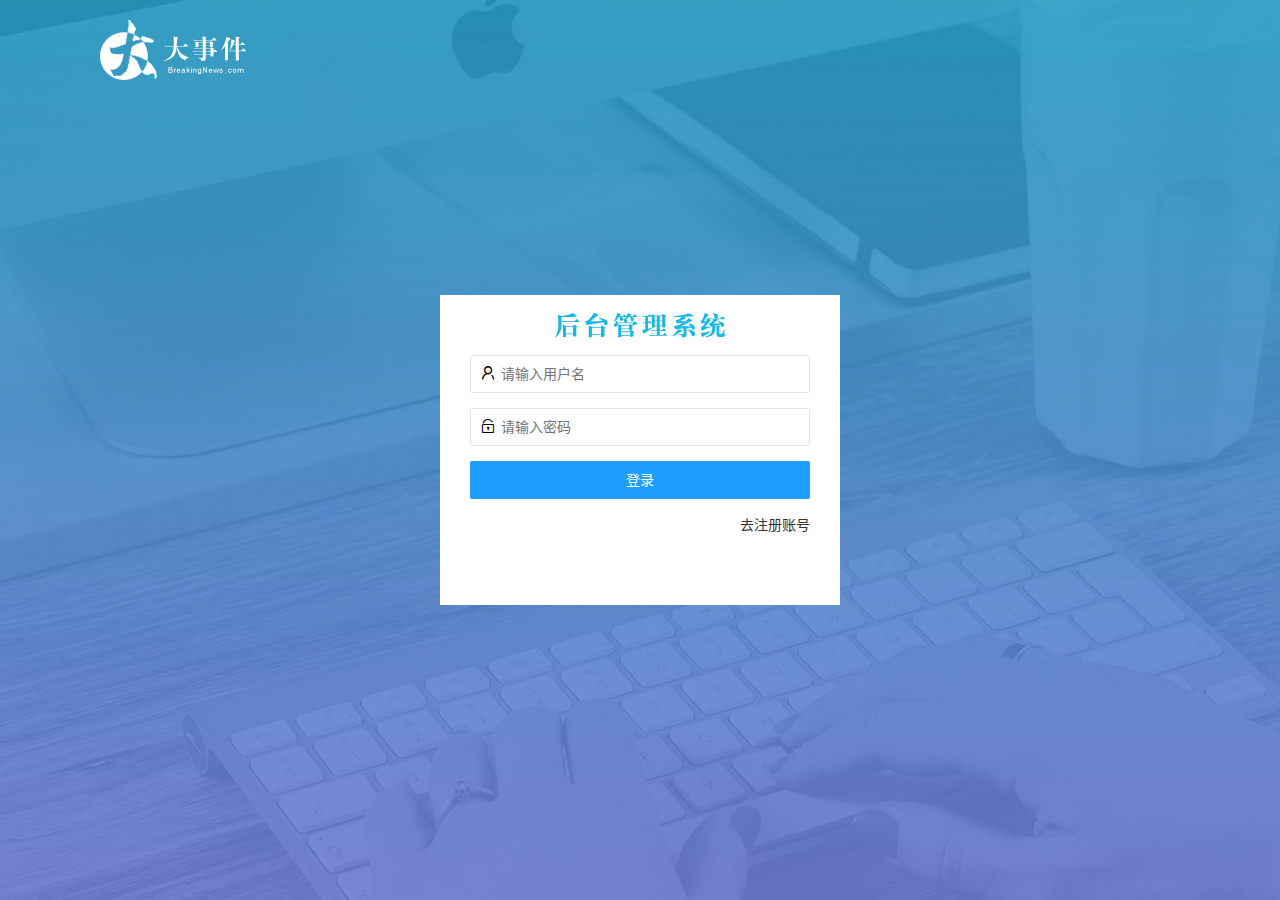
<file: login.html>
<!DOCTYPE html>
<html lang="zh-CN">

<head>
    <meta charset="UTF-8">
    <meta name="viewport" content="width=device-width, initial-scale=1.0">
    <title>Document</title>
    <link rel="stylesheet" href="./assets/lib/layui/css/layui.css">
    <script src="./assets/lib/layui/layui.all.js"></script>
    <script src="./assets/lib/jquery.js"></script>
    <link rel="stylesheet" href="./assets/css/login.css">
    <script src="./assets/js/login.js"></script>
</head>

<body>
    <!-- 头部大事件logo -->
    <div class="big_logo">
        <img src="./assets/images/logo.png" alt="">
    </div>
    <!-- 登录部分 -->
    <div class="login_reg">
        <div class="login_title"></div>
        <div class="login_box">
            <form class="layui-form" id="login_form">
                <div class="layui-form-item">
                    <i class="layui-icon">&#xe66f;</i>
                    <input type="text" name="username" lay-verify="title" autocomplete="off" placeholder="请输入用户名"
                        class="layui-input">

                </div>
                <div class="layui-form-item">
                    <i class="layui-icon">&#xe673;</i>
                    <input type="password" name="password" lay-verify="required" placeholder="请输入密码" autocomplete="off"
                        class="layui-input">

                </div>

                <button class="layui-btn layui-btn-fluid lay-submit layui-btn-normal" lay-submit>登录</button>
                <div class="inp_sub">
                    <a href="javascript:;" class="toReg">去注册账号</a>
                </div>
            </form>
        </div>
        <div class="reg_box">
            <form class="layui-form" action="" id="reg_form">
                <div class="layui-form-item">
                    <i class="layui-icon">&#xe66f;</i>
                    <input type="text" name="username" lay-verify="title" lay-verify="required" autocomplete="off"
                        placeholder="请输入用户名" class="layui-input username">
                </div>
                <div class="layui-form-item">
                    <i class="layui-icon">&#xe673;</i>
                    <input type="password" name="password" lay-verify="required|pass" lay-verify="required"
                        placeholder="请输入密码" autocomplete="off" class="layui-input reg_pass password">
                </div>
                <div class="layui-form-item">
                    <i class="layui-icon">&#xe673;</i>
                    <input type="password" name="repassword" lay-verify="required|pass|repass" lay-verify="required"
                        placeholder="再次确认密码" autocomplete="off" class="layui-input">
                </div>
                <button class="layui-btn layui-btn-fluid lay-submit layui-btn-normal" lay-submit>注册</button>
                <div class="inp_sub">
                    <a href="javascript:;" class="toLogin">去登录</a>
                </div>
            </form>
        </div>
    </div>
    <script src="/assets/js/baseAPI.js"></script>
</body>

</html>
</file>
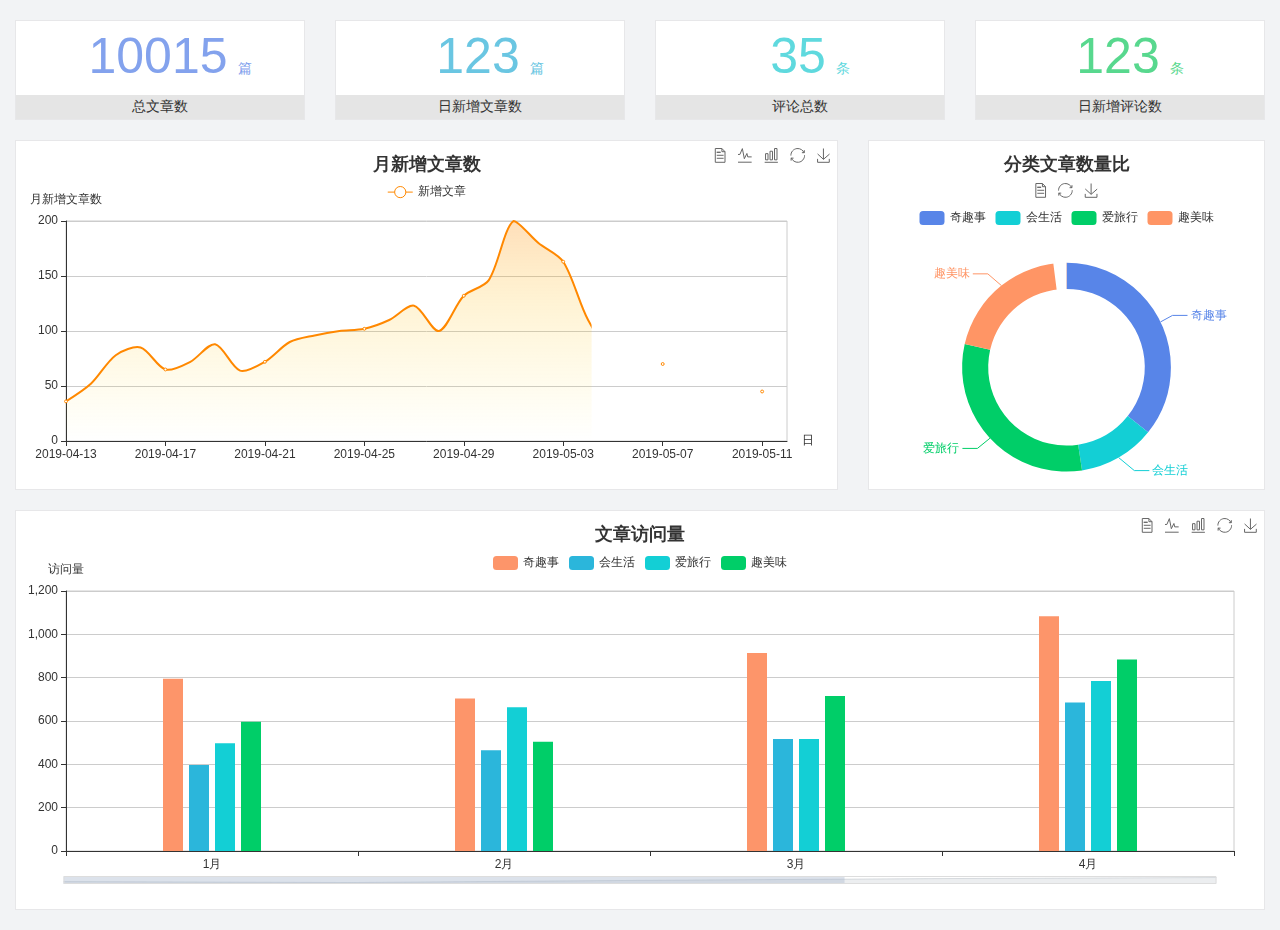
<file: home/dashboard.html>
<!DOCTYPE html>
<html lang="en">

<head>
  <meta charset="UTF-8">
  <meta name="viewport" content="width=device-width, initial-scale=1.0">
  <meta http-equiv="X-UA-Compatible" content="ie=edge">
  <title>图表统计</title>
  <link rel="stylesheet" href="../../assets/lib/bootstrap.css" />
  <link rel="stylesheet" href="../../assets/lib/main.css" />
  <script src="../../assets/lib/jquery.js"></script>
  <script type="text/javascript" src="../../assets/lib/echarts.min.js"></script>
</head>

<body>
  <div class="container-fluid">
    <div class="row spannel_list">
      <div class="col-sm-3 col-xs-6">
        <div class="spannel">
          <em>10015</em><span>篇</span>
          <b>总文章数</b>
        </div>
      </div>
      <div class="col-sm-3 col-xs-6">
        <div class="spannel scolor01">
          <em>123</em><span>篇</span>
          <b>日新增文章数</b>
        </div>
      </div>
      <div class="col-sm-3 col-xs-6">
        <div class="spannel scolor02">
          <em>35</em><span>条</span>
          <b>评论总数</b>
        </div>
      </div>
      <div class="col-sm-3 col-xs-6">
        <div class="spannel scolor03">
          <em>123</em><span>条</span>
          <b>日新增评论数</b>
        </div>
      </div>
    </div>
  </div>

  <div class="container-fluid">
    <div class="row curve-pie">
      <div class="col-lg-8 col-md-8">
        <div class="gragh_pannel" id="curve_show"></div>
      </div>
      <div class="col-lg-4 col-md-4">
        <div class="gragh_pannel" id="pie_show"></div>
      </div>
    </div>
  </div>

  <div class="container-fluid">
    <div class="column_pannel" id="column_show"></div>
  </div>

  <script>
    var oChart = echarts.init(document.getElementById('curve_show'));
    var aList_all = [
      { 'count': 36, 'date': '2019-04-13' },
      { 'count': 52, 'date': '2019-04-14' },
      { 'count': 78, 'date': '2019-04-15' },
      { 'count': 85, 'date': '2019-04-16' },
      { 'count': 65, 'date': '2019-04-17' },
      { 'count': 72, 'date': '2019-04-18' },
      { 'count': 88, 'date': '2019-04-19' },
      { 'count': 64, 'date': '2019-04-20' },
      { 'count': 72, 'date': '2019-04-21' },
      { 'count': 90, 'date': '2019-04-22' },
      { 'count': 96, 'date': '2019-04-23' },
      { 'count': 100, 'date': '2019-04-24' },
      { 'count': 102, 'date': '2019-04-25' },
      { 'count': 110, 'date': '2019-04-26' },
      { 'count': 123, 'date': '2019-04-27' },
      { 'count': 100, 'date': '2019-04-28' },
      { 'count': 132, 'date': '2019-04-29' },
      { 'count': 146, 'date': '2019-04-30' },
      { 'count': 200, 'date': '2019-05-01' },
      { 'count': 180, 'date': '2019-05-02' },
      { 'count': 163, 'date': '2019-05-03' },
      { 'count': 110, 'date': '2019-05-04' },
      { 'count': 80, 'date': '2019-05-05' },
      { 'count': 82, 'date': '2019-05-06' },
      { 'count': 70, 'date': '2019-05-07' },
      { 'count': 65, 'date': '2019-05-08' },
      { 'count': 54, 'date': '2019-05-09' },
      { 'count': 40, 'date': '2019-05-10' },
      { 'count': 45, 'date': '2019-05-11' },
      { 'count': 38, 'date': '2019-05-12' },
    ];

    let aCount = [];
    let aDate = [];

    for (var i = 0; i < aList_all.length; i++) {
      aCount.push(aList_all[i].count);
      aDate.push(aList_all[i].date);
    }

    var chartopt = {
      title: {
        text: '月新增文章数',
        left: 'center',
        top: '10'
      },
      tooltip: {
        trigger: 'axis'
      },
      legend: {
        data: ['新增文章'],
        top: '40'
      },
      toolbox: {
        show: true,
        feature: {
          mark: { show: true },
          dataView: { show: true, readOnly: false },
          magicType: { show: true, type: ['line', 'bar'] },
          restore: { show: true },
          saveAsImage: { show: true }
        }
      },
      calculable: true,
      xAxis: [
        {
          name: '日',
          type: 'category',
          boundaryGap: false,
          data: aDate
        }
      ],
      yAxis: [
        {
          name: '月新增文章数',
          type: 'value'
        }
      ],
      series: [
        {
          name: '新增文章',
          type: 'line',
          smooth: true,
          itemStyle: { normal: { areaStyle: { type: 'default' }, color: '#f80' }, lineStyle: { color: '#f80' } },
          data: aCount
        }],
      areaStyle: {
        normal: {
          color: new echarts.graphic.LinearGradient(0, 0, 0, 1, [{
            offset: 0,
            color: 'rgba(255,136,0,0.39)'
          }, {
            offset: .34,
            color: 'rgba(255,180,0,0.25)'
          }, {
            offset: 1,
            color: 'rgba(255,222,0,0.00)'
          }])

        }
      },
      grid: {
        show: true,
        x: 50,
        x2: 50,
        y: 80,
        height: 220
      }
    };

    oChart.setOption(chartopt);


    var oPie = echarts.init(document.getElementById('pie_show'));
    var oPieopt =
    {
      title: {
        top: 10,
        text: '分类文章数量比',
        x: 'center'
      },
      tooltip: {
        trigger: 'item',
        formatter: "{a} <br/>{b} : {c} ({d}%)"
      },
      color: ['#5885e8', '#13cfd5', '#00ce68', '#ff9565'],
      legend: {
        x: 'center',
        top: 65,
        data: ['奇趣事', '会生活', '爱旅行', '趣美味']
      },
      toolbox: {
        show: true,
        x: 'center',
        top: 35,
        feature: {
          mark: { show: true },
          dataView: { show: true, readOnly: false },
          magicType: {
            show: true,
            type: ['pie', 'funnel'],
            option: {
              funnel: {
                x: '25%',
                width: '50%',
                funnelAlign: 'left',
                max: 1548
              }
            }
          },
          restore: { show: true },
          saveAsImage: { show: true }
        }
      },
      calculable: true,
      series: [
        {
          name: '访问来源',
          type: 'pie',
          radius: ['45%', '60%'],
          center: ['50%', '65%'],
          data: [
            { value: 300, name: '奇趣事' },
            { value: 100, name: '会生活' },
            { value: 260, name: '爱旅行' },
            { value: 180, name: '趣美味' }
          ]
        }
      ]
    };
    oPie.setOption(oPieopt);



    var oColumn = this.echarts.init(document.getElementById('column_show'));
    var oColumnopt =
    {
      title: {
        text: '文章访问量',
        left: 'center',
        top: '10'
      },
      tooltip: {
        trigger: 'axis'
      },
      legend: {
        data: ['奇趣事', '会生活', '爱旅行', '趣美味'],
        top: '40'
      },
      toolbox: {
        show: true,
        feature: {
          mark: { show: true },
          dataView: { show: true, readOnly: false },
          magicType: { show: true, type: ['line', 'bar'] },
          restore: { show: true },
          saveAsImage: { show: true }
        }
      },
      calculable: true,
      xAxis: [
        {
          type: 'category',
          data: ['1月', '2月', '3月', '4月', '5月']
        }
      ],
      yAxis: [
        {
          name: '访问量',
          type: 'value'
        }
      ],
      series: [
        {
          name: '奇趣事',
          type: 'bar',
          barWidth: 20,
          itemStyle: {
            normal: { areaStyle: { type: 'default' }, color: '#fd956a' }
          },
          data: [800, 708, 920, 1090, 1200]
        },
        {
          name: '会生活',
          type: 'bar',
          barWidth: 20,
          itemStyle: {
            normal: { areaStyle: { type: 'default' }, color: '#2bb6db' }
          },
          data: [400, 468, 520, 690, 800]
        },
        {
          name: '爱旅行',
          type: 'bar',
          barWidth: 20,
          itemStyle: {
            normal: { areaStyle: { type: 'default' }, color: '#13cfd5' }
          },
          data: [500, 668, 520, 790, 900]
        },
        {
          name: '趣美味',
          type: 'bar',
          barWidth: 20,
          itemStyle: {
            normal: { areaStyle: { type: 'default' }, color: '#00ce68' }
          },
          data: [600, 508, 720, 890, 1000]
        }
      ],
      grid: {
        show: true,
        x: 50,
        x2: 30,
        y: 80,
        height: 260
      },
      dataZoom: [//给x轴设置滚动条
        {
          start: 0,//默认为0
          end: 100 - 1000 / 31,//默认为100
          type: 'slider',
          show: true,
          xAxisIndex: [0],
          handleSize: 0,//滑动条的 左右2个滑动条的大小
          height: 8,//组件高度
          left: 45, //左边的距离
          right: 50,//右边的距离
          bottom: 26,//右边的距离
          handleColor: '#ddd',//h滑动图标的颜色
          handleStyle: {
            borderColor: "#cacaca",
            borderWidth: "1",
            shadowBlur: 2,
            background: "#ddd",
            shadowColor: "#ddd",
          }
        }]
    };
    oColumn.setOption(oColumnopt);
  </script>
</body>

</html>
</file>
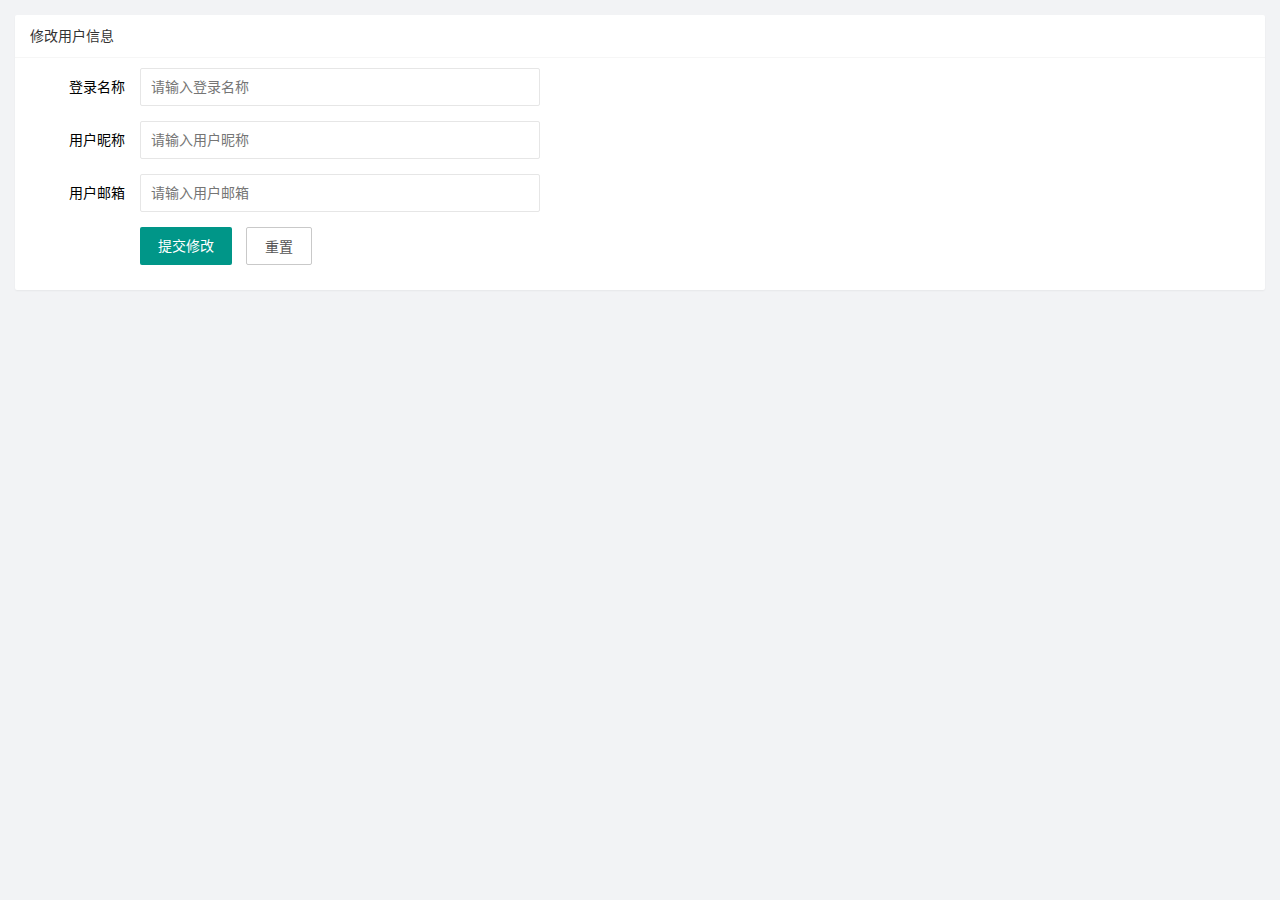
<file: user/user_info.html>
<!DOCTYPE html>
<html lang="zh-CN">

<head>
    <meta charset="UTF-8">
    <meta name="viewport" content="width=device-width, initial-scale=1.0">
    <title>Document</title>

    <link rel="stylesheet" href="/assets/lib/layui/css/layui.css">
    <link rel="stylesheet" href="/assets/css/user/user_info.css">
</head>

<body>
    <div class="layui-card">
        <div class="layui-card-header">修改用户信息</div>
        <div class="layui-card-body">
            <form class="layui-form" lay-filter="formTest">
                <div class="layui-form-item">
                    <label class="layui-form-label">登录名称</label>
                    <div class="layui-input-block">
                        <input type="hidden" name="id" id="">
                        <input type="text" name="username" required lay-verify="required" placeholder="请输入登录名称"
                            autocomplete="off" readonly class="layui-input">
                    </div>
                </div>
                <div class="layui-form-item">
                    <label class="layui-form-label">用户昵称</label>
                    <div class="layui-input-block">
                        <input type="text" name="nickname" required lay-verify="required|nick" placeholder="请输入用户昵称"
                            autocomplete="off" class="layui-input">
                    </div>
                </div>
                <div class="layui-form-item">
                    <label class="layui-form-label">用户邮箱</label>
                    <div class="layui-input-block">
                        <input type="text" name="email" required lay-verify="required" placeholder="请输入用户邮箱"
                            autocomplete="off" class="layui-input">
                    </div>
                </div>
                <div class="layui-form-item">
                    <div class="layui-input-block">
                        <button class="layui-btn" lay-submit lay-filter="formDemo">提交修改</button>
                        <button type="reset" class="layui-btn layui-btn-primary reset_btn">重置</button>
                    </div>
                </div>
            </form>
        </div>
    </div>
</body>
<script src="/assets/lib/jquery.js"></script>
<script src="/assets/lib/layui/layui.all.js"></script>
<script src="/assets/js/baseAPI.js"></script>
<script src="/assets/js/user/user_info.js"></script>

</html>
</file>
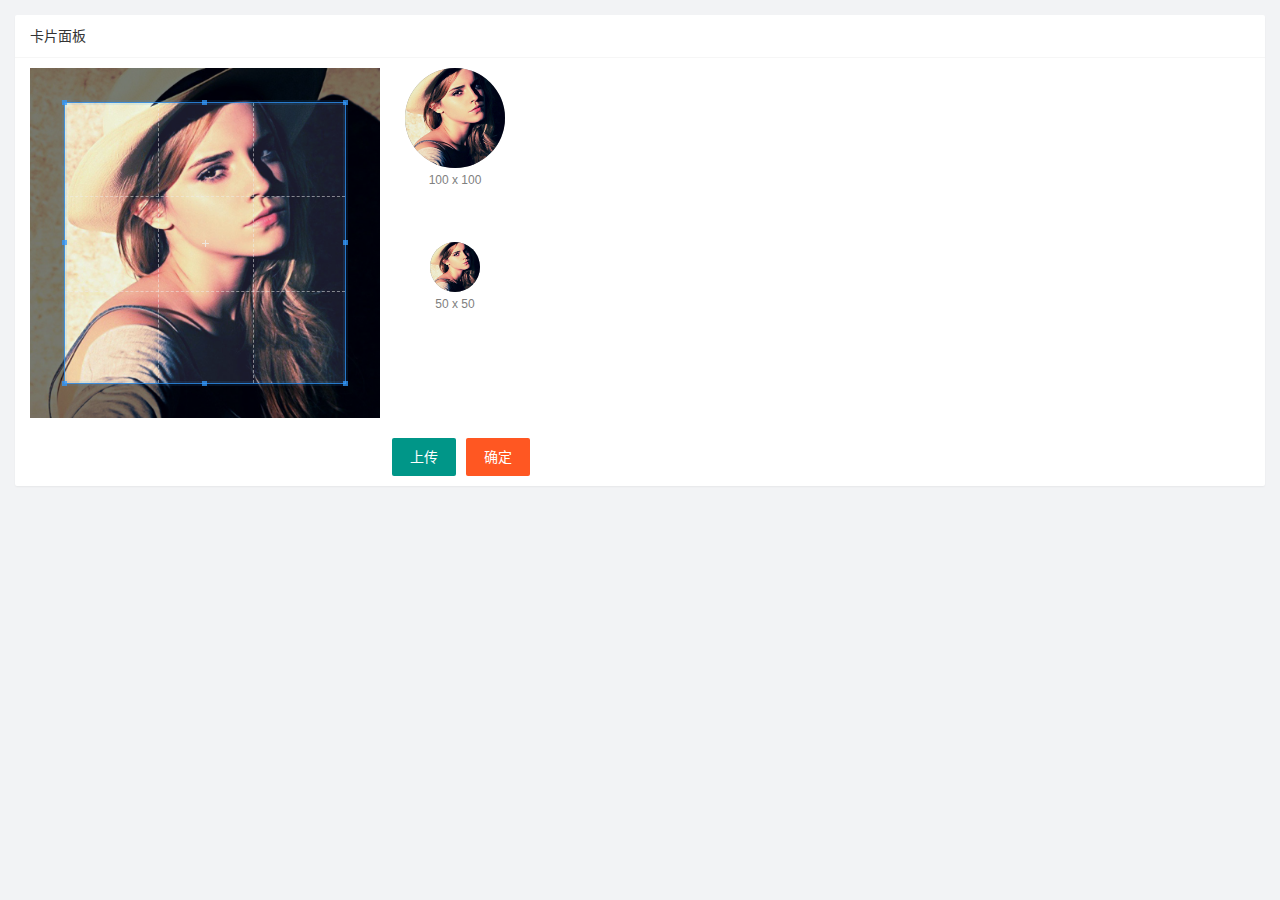
<file: user/user_pic.html>
<!DOCTYPE html>
<html lang="zh-CN">

<head>
    <meta charset="UTF-8">
    <meta name="viewport" content="width=device-width, initial-scale=1.0">
    <title>Document</title>
    <link rel="stylesheet" href="/assets/lib/layui/css/layui.css">
    <link rel="stylesheet" href="/assets/lib/cropper/cropper.css">
    <link rel="stylesheet" href="/assets/css/user/user_pic.css">

</head>

<body>
    <div class="layui-card">
        <div class="layui-card-header">卡片面板</div>
        <div class="layui-card-body">
            <!-- 第一行的图片裁剪和预览区域 -->
            <div class="row1">
                <!-- 图片裁剪区域 -->
                <div class="cropper-box">
                    <!-- 这个 img 标签很重要，将来会把它初始化为裁剪区域 -->
                    <img id="image" src="/assets/images/sample.jpg" />
                </div>
                <!-- 图片的预览区域 -->
                <div class="preview-box">
                    <div>
                        <!-- 宽高为 100px 的预览区域 -->
                        <div class="img-preview w100"></div>
                        <p class="size">100 x 100</p>
                    </div>
                    <div>
                        <!-- 宽高为 50px 的预览区域 -->
                        <div class="img-preview w50"></div>
                        <p class="size">50 x 50</p>
                    </div>
                </div>
            </div>

            <!-- 第二行的按钮区域 -->
            <div class="row2">
                <input type="file" id="file" accept="image/png,image/jpeg">
                <!-- accept属性可以指定允许用户选择什么类型文件 -->
                <button type="button" class="layui-btn btn_upload">上传</button>
                <button type="button" class="layui-btn layui-btn-danger btn_update">确定</button>
            </div>
        </div>
    </div>
    <script src="/assets/lib/jquery.js"></script>
    <script src="/assets/lib/cropper/Cropper.js"></script>
    <script src="/assets/lib/cropper/jquery-cropper.js"></script>
    <script src="/assets/js/baseAPI.js"></script>
    <script src="/assets/lib/layui/layui.all.js"></script>
    <script src="/assets/js/user/user_pic.js"></script>

</body>

</html>
</file>
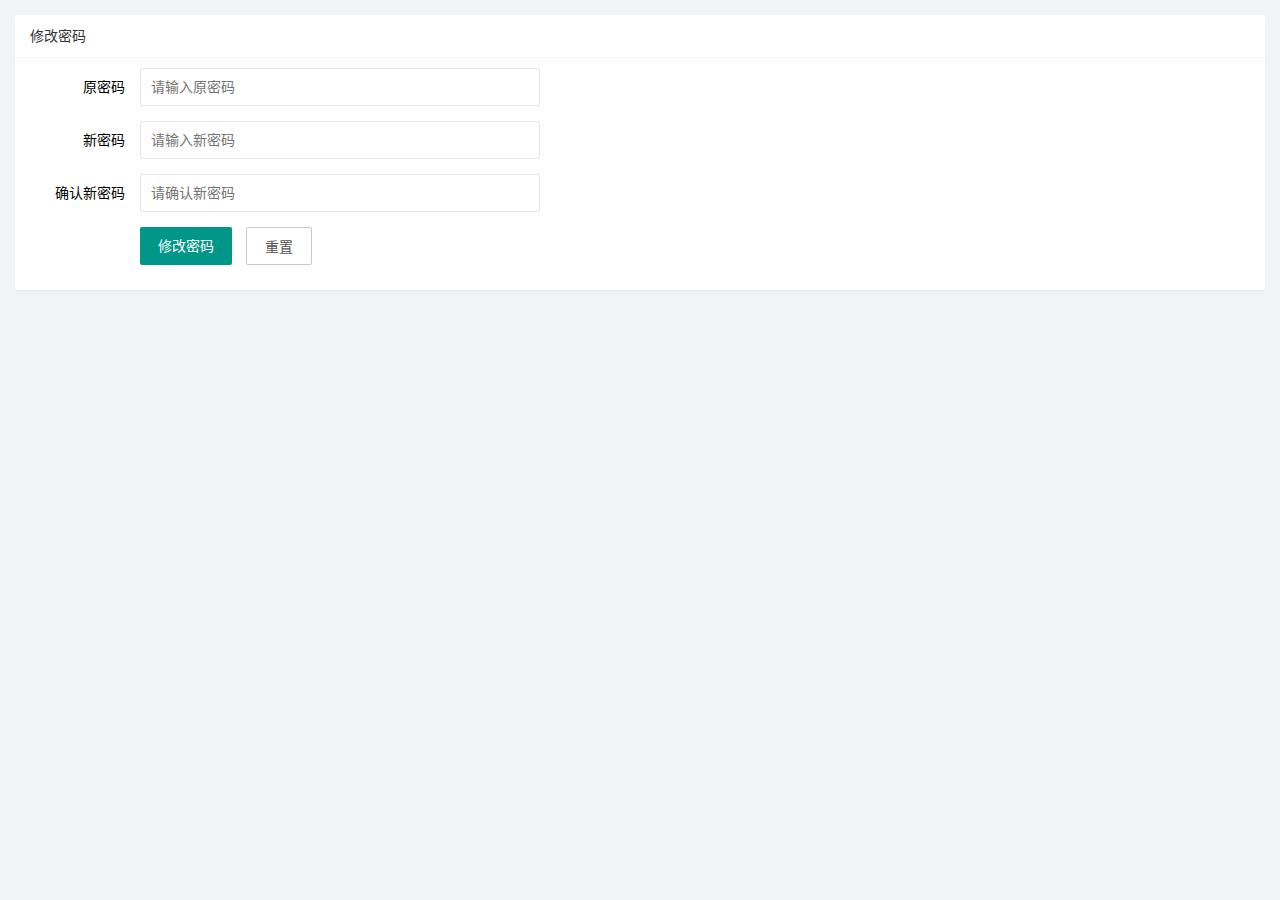
<file: user/user_pwd.html>
<!DOCTYPE html>
<html lang="zh-CN">

<head>
    <meta charset="UTF-8">
    <meta name="viewport" content="width=device-width, initial-scale=1.0">
    <title>Document</title>
    <link rel="stylesheet" href="/assets/lib/layui/css/layui.css">
    <link rel="stylesheet" href="/assets/css/user/user_pwd.css">
</head>

<body>
    <div class="layui-card">
        <div class="layui-card-header">修改密码</div>
        <div class="layui-card-body">
            <form class="layui-form" lay-filter="formTest">
                <div class="layui-form-item">
                    <label class="layui-form-label">原密码</label>
                    <div class="layui-input-block">
                        <input type="text" name="oldPwd" required lay-verify="required|pass" placeholder="请输入原密码"
                            autocomplete="off" class="layui-input oldPwd">
                    </div>
                </div>
                <div class="layui-form-item">
                    <label class="layui-form-label">新密码</label>
                    <div class="layui-input-block">
                        <input type="text" name="newPwd" required lay-verify="required|pass|newPwd" placeholder="请输入新密码"
                            autocomplete="off" class="layui-input newPwd">
                    </div>
                </div>
                <div class="layui-form-item">
                    <label class="layui-form-label">确认新密码</label>
                    <div class="layui-input-block">
                        <input type="text" name="rePwd" required lay-verify="required|rePwd" placeholder="请确认新密码"
                            autocomplete="off" class="layui-input rePwd">
                    </div>
                </div>
                <div class="layui-form-item">
                    <div class="layui-input-block">
                        <button class="layui-btn" lay-submit lay-filter="formDemo">修改密码</button>
                        <button type="reset" class="layui-btn layui-btn-primary reset_btn">重置</button>
                    </div>
                </div>
            </form>
        </div>
    </div>
</body>
<script src="/assets/lib/jquery.js"></script>
<script src="/assets/js/baseAPI.js"></script>
<script src="/assets/lib/layui/layui.all.js"></script>
<script src="/assets/js/user/user_pwd.js"></script>

</html>
</file>
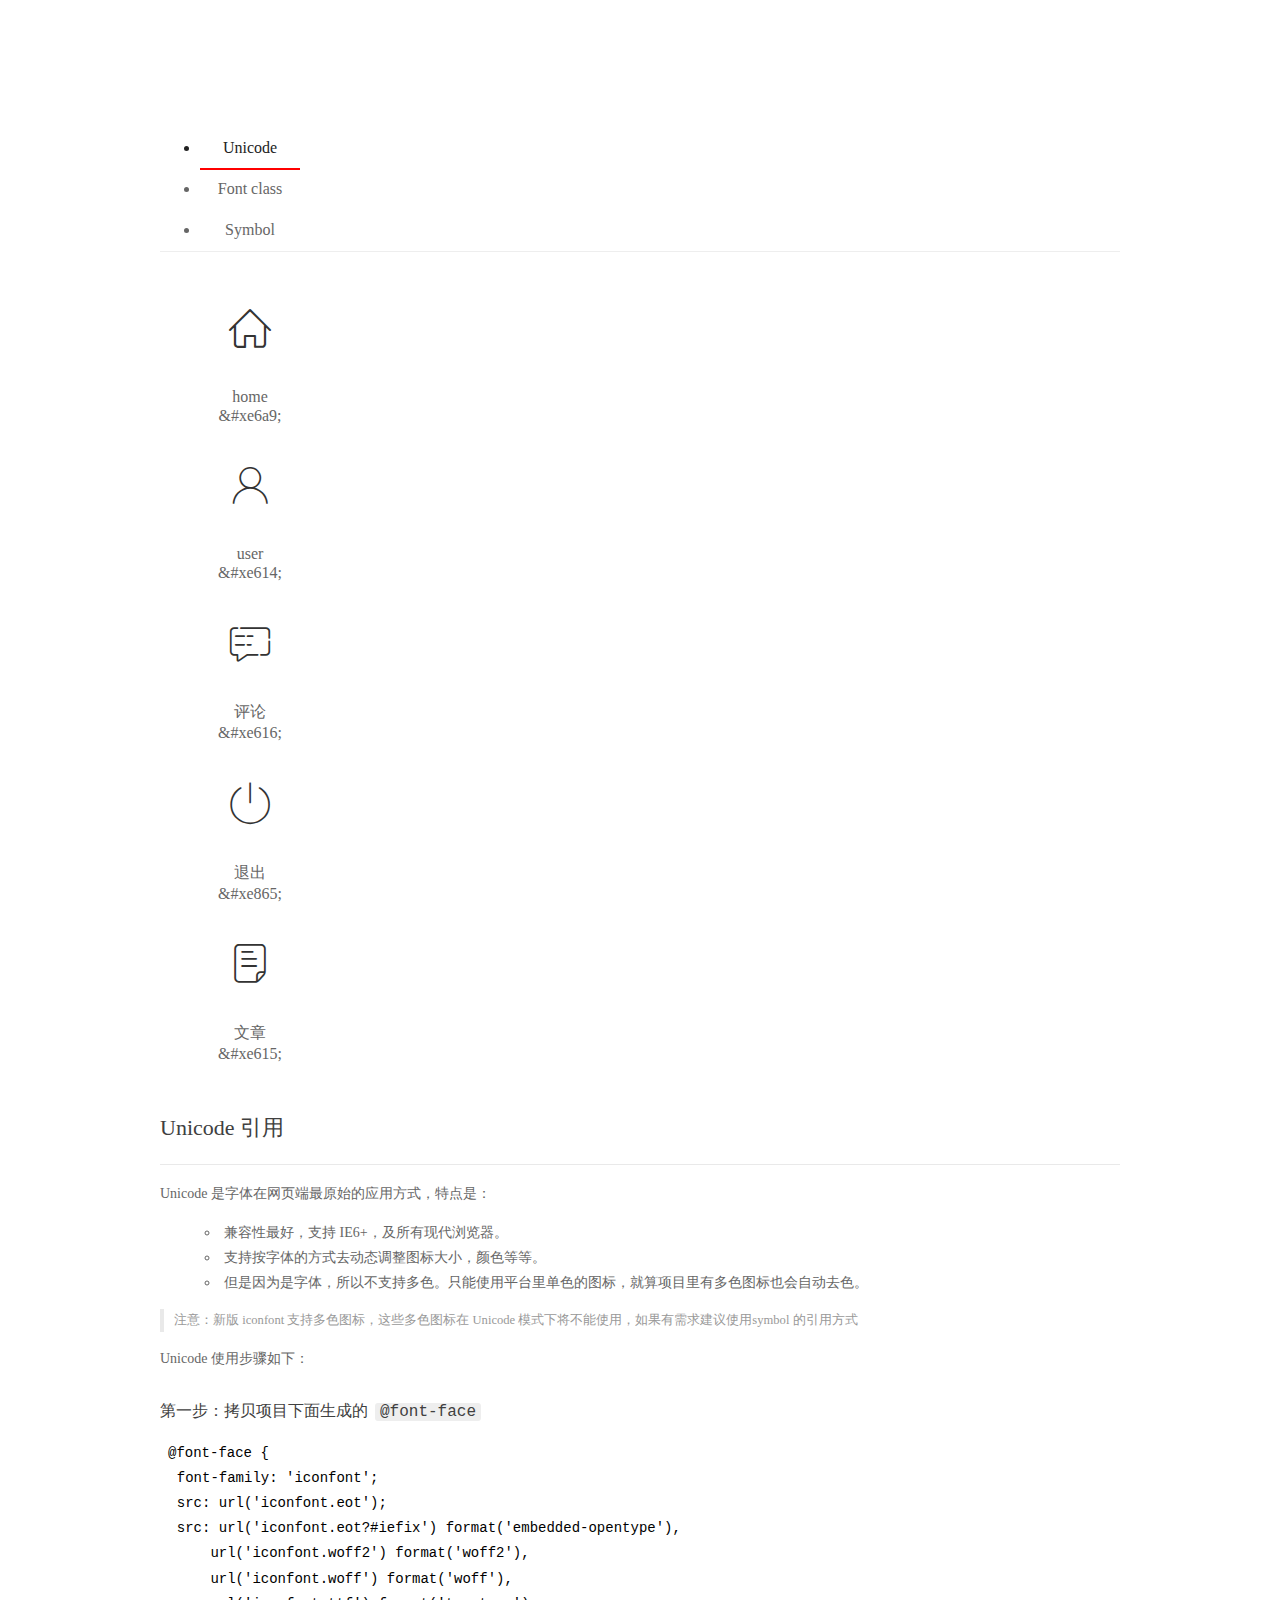
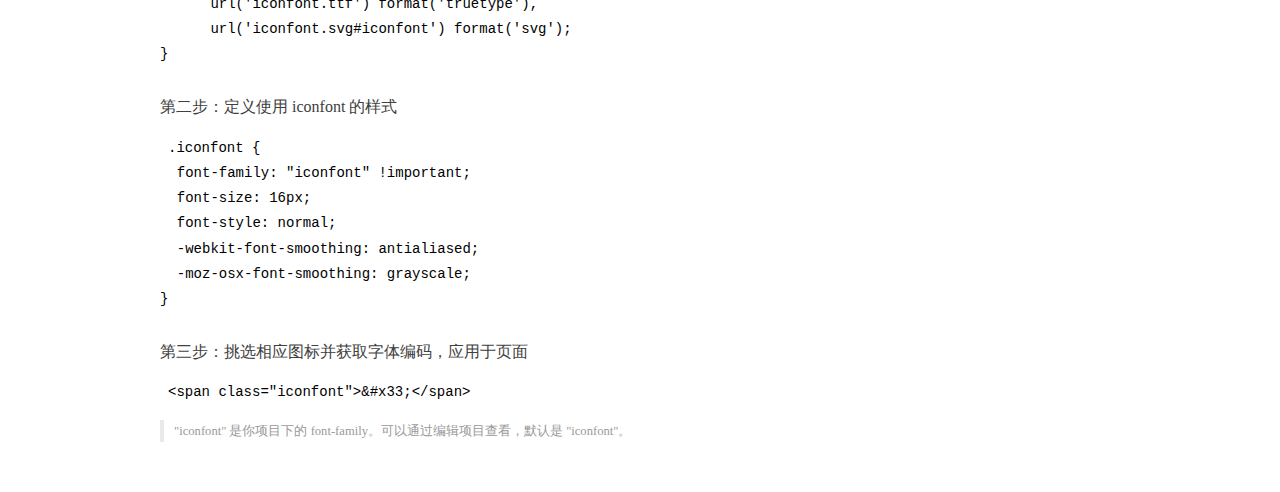
<file: assets/fonts/demo_index.html>
<!DOCTYPE html>
<html>
<head>
  <meta charset="utf-8"/>
  <title>IconFont Demo</title>
  <link rel="shortcut icon" href="https://gtms04.alicdn.com/tps/i4/TB1_oz6GVXXXXaFXpXXJDFnIXXX-64-64.ico" type="image/x-icon"/>
  <link rel="stylesheet" href="https://g.alicdn.com/thx/cube/1.3.2/cube.min.css">
  <link rel="stylesheet" href="demo.css">
  <link rel="stylesheet" href="iconfont.css">
  <script src="iconfont.js"></script>
  <!-- jQuery -->
  <script src="https://a1.alicdn.com/oss/uploads/2018/12/26/7bfddb60-08e8-11e9-9b04-53e73bb6408b.js"></script>
  <!-- 代码高亮 -->
  <script src="https://a1.alicdn.com/oss/uploads/2018/12/26/a3f714d0-08e6-11e9-8a15-ebf944d7534c.js"></script>
</head>
<body>
  <div class="main">
    <h1 class="logo"><a href="https://www.iconfont.cn/" title="iconfont 首页" target="_blank">&#xe86b;</a></h1>
    <div class="nav-tabs">
      <ul id="tabs" class="dib-box">
        <li class="dib active"><span>Unicode</span></li>
        <li class="dib"><span>Font class</span></li>
        <li class="dib"><span>Symbol</span></li>
      </ul>
      
    </div>
    <div class="tab-container">
      <div class="content unicode" style="display: block;">
          <ul class="icon_lists dib-box">
          
            <li class="dib">
              <span class="icon iconfont">&#xe6a9;</span>
                <div class="name">home</div>
                <div class="code-name">&amp;#xe6a9;</div>
              </li>
          
            <li class="dib">
              <span class="icon iconfont">&#xe614;</span>
                <div class="name">user</div>
                <div class="code-name">&amp;#xe614;</div>
              </li>
          
            <li class="dib">
              <span class="icon iconfont">&#xe616;</span>
                <div class="name">评论</div>
                <div class="code-name">&amp;#xe616;</div>
              </li>
          
            <li class="dib">
              <span class="icon iconfont">&#xe865;</span>
                <div class="name">退出</div>
                <div class="code-name">&amp;#xe865;</div>
              </li>
          
            <li class="dib">
              <span class="icon iconfont">&#xe615;</span>
                <div class="name">文章</div>
                <div class="code-name">&amp;#xe615;</div>
              </li>
          
          </ul>
          <div class="article markdown">
          <h2 id="unicode-">Unicode 引用</h2>
          <hr>

          <p>Unicode 是字体在网页端最原始的应用方式，特点是：</p>
          <ul>
            <li>兼容性最好，支持 IE6+，及所有现代浏览器。</li>
            <li>支持按字体的方式去动态调整图标大小，颜色等等。</li>
            <li>但是因为是字体，所以不支持多色。只能使用平台里单色的图标，就算项目里有多色图标也会自动去色。</li>
          </ul>
          <blockquote>
            <p>注意：新版 iconfont 支持多色图标，这些多色图标在 Unicode 模式下将不能使用，如果有需求建议使用symbol 的引用方式</p>
          </blockquote>
          <p>Unicode 使用步骤如下：</p>
          <h3 id="-font-face">第一步：拷贝项目下面生成的 <code>@font-face</code></h3>
<pre><code class="language-css"
>@font-face {
  font-family: 'iconfont';
  src: url('iconfont.eot');
  src: url('iconfont.eot?#iefix') format('embedded-opentype'),
      url('iconfont.woff2') format('woff2'),
      url('iconfont.woff') format('woff'),
      url('iconfont.ttf') format('truetype'),
      url('iconfont.svg#iconfont') format('svg');
}
</code></pre>
          <h3 id="-iconfont-">第二步：定义使用 iconfont 的样式</h3>
<pre><code class="language-css"
>.iconfont {
  font-family: "iconfont" !important;
  font-size: 16px;
  font-style: normal;
  -webkit-font-smoothing: antialiased;
  -moz-osx-font-smoothing: grayscale;
}
</code></pre>
          <h3 id="-">第三步：挑选相应图标并获取字体编码，应用于页面</h3>
<pre>
<code class="language-html"
>&lt;span class="iconfont"&gt;&amp;#x33;&lt;/span&gt;
</code></pre>
          <blockquote>
            <p>"iconfont" 是你项目下的 font-family。可以通过编辑项目查看，默认是 "iconfont"。</p>
          </blockquote>
          </div>
      </div>
      <div class="content font-class">
        <ul class="icon_lists dib-box">
          
          <li class="dib">
            <span class="icon iconfont icon-home"></span>
            <div class="name">
              home
            </div>
            <div class="code-name">.icon-home
            </div>
          </li>
          
          <li class="dib">
            <span class="icon iconfont icon-user"></span>
            <div class="name">
              user
            </div>
            <div class="code-name">.icon-user
            </div>
          </li>
          
          <li class="dib">
            <span class="icon iconfont icon-pinglun"></span>
            <div class="name">
              评论
            </div>
            <div class="code-name">.icon-pinglun
            </div>
          </li>
          
          <li class="dib">
            <span class="icon iconfont icon-tuichu"></span>
            <div class="name">
              退出
            </div>
            <div class="code-name">.icon-tuichu
            </div>
          </li>
          
          <li class="dib">
            <span class="icon iconfont icon-16"></span>
            <div class="name">
              文章
            </div>
            <div class="code-name">.icon-16
            </div>
          </li>
          
        </ul>
        <div class="article markdown">
        <h2 id="font-class-">font-class 引用</h2>
        <hr>

        <p>font-class 是 Unicode 使用方式的一种变种，主要是解决 Unicode 书写不直观，语意不明确的问题。</p>
        <p>与 Unicode 使用方式相比，具有如下特点：</p>
        <ul>
          <li>兼容性良好，支持 IE8+，及所有现代浏览器。</li>
          <li>相比于 Unicode 语意明确，书写更直观。可以很容易分辨这个 icon 是什么。</li>
          <li>因为使用 class 来定义图标，所以当要替换图标时，只需要修改 class 里面的 Unicode 引用。</li>
          <li>不过因为本质上还是使用的字体，所以多色图标还是不支持的。</li>
        </ul>
        <p>使用步骤如下：</p>
        <h3 id="-fontclass-">第一步：引入项目下面生成的 fontclass 代码：</h3>
<pre><code class="language-html">&lt;link rel="stylesheet" href="./iconfont.css"&gt;
</code></pre>
        <h3 id="-">第二步：挑选相应图标并获取类名，应用于页面：</h3>
<pre><code class="language-html">&lt;span class="iconfont icon-xxx"&gt;&lt;/span&gt;
</code></pre>
        <blockquote>
          <p>"
            iconfont" 是你项目下的 font-family。可以通过编辑项目查看，默认是 "iconfont"。</p>
        </blockquote>
      </div>
      </div>
      <div class="content symbol">
          <ul class="icon_lists dib-box">
          
            <li class="dib">
                <svg class="icon svg-icon" aria-hidden="true">
                  <use xlink:href="#icon-home"></use>
                </svg>
                <div class="name">home</div>
                <div class="code-name">#icon-home</div>
            </li>
          
            <li class="dib">
                <svg class="icon svg-icon" aria-hidden="true">
                  <use xlink:href="#icon-user"></use>
                </svg>
                <div class="name">user</div>
                <div class="code-name">#icon-user</div>
            </li>
          
            <li class="dib">
                <svg class="icon svg-icon" aria-hidden="true">
                  <use xlink:href="#icon-pinglun"></use>
                </svg>
                <div class="name">评论</div>
                <div class="code-name">#icon-pinglun</div>
            </li>
          
            <li class="dib">
                <svg class="icon svg-icon" aria-hidden="true">
                  <use xlink:href="#icon-tuichu"></use>
                </svg>
                <div class="name">退出</div>
                <div class="code-name">#icon-tuichu</div>
            </li>
          
            <li class="dib">
                <svg class="icon svg-icon" aria-hidden="true">
                  <use xlink:href="#icon-16"></use>
                </svg>
                <div class="name">文章</div>
                <div class="code-name">#icon-16</div>
            </li>
          
          </ul>
          <div class="article markdown">
          <h2 id="symbol-">Symbol 引用</h2>
          <hr>

          <p>这是一种全新的使用方式，应该说这才是未来的主流，也是平台目前推荐的用法。相关介绍可以参考这篇<a href="">文章</a>
            这种用法其实是做了一个 SVG 的集合，与另外两种相比具有如下特点：</p>
          <ul>
            <li>支持多色图标了，不再受单色限制。</li>
            <li>通过一些技巧，支持像字体那样，通过 <code>font-size</code>, <code>color</code> 来调整样式。</li>
            <li>兼容性较差，支持 IE9+，及现代浏览器。</li>
            <li>浏览器渲染 SVG 的性能一般，还不如 png。</li>
          </ul>
          <p>使用步骤如下：</p>
          <h3 id="-symbol-">第一步：引入项目下面生成的 symbol 代码：</h3>
<pre><code class="language-html">&lt;script src="./iconfont.js"&gt;&lt;/script&gt;
</code></pre>
          <h3 id="-css-">第二步：加入通用 CSS 代码（引入一次就行）：</h3>
<pre><code class="language-html">&lt;style&gt;
.icon {
  width: 1em;
  height: 1em;
  vertical-align: -0.15em;
  fill: currentColor;
  overflow: hidden;
}
&lt;/style&gt;
</code></pre>
          <h3 id="-">第三步：挑选相应图标并获取类名，应用于页面：</h3>
<pre><code class="language-html">&lt;svg class="icon" aria-hidden="true"&gt;
  &lt;use xlink:href="#icon-xxx"&gt;&lt;/use&gt;
&lt;/svg&gt;
</code></pre>
          </div>
      </div>

    </div>
  </div>
  <script>
  $(document).ready(function () {
      $('.tab-container .content:first').show()

      $('#tabs li').click(function (e) {
        var tabContent = $('.tab-container .content')
        var index = $(this).index()

        if ($(this).hasClass('active')) {
          return
        } else {
          $('#tabs li').removeClass('active')
          $(this).addClass('active')

          tabContent.hide().eq(index).fadeIn()
        }
      })
    })
  </script>
</body>
</html>
</file>
<file: assets/lib/layui/css/layui.css>
/** layui-v2.5.5 MIT License By https://www.layui.com */
 .layui-inline,img{display:inline-block;vertical-align:middle}h1,h2,h3,h4,h5,h6{font-weight:400}.layui-edge,.layui-header,.layui-inline,.layui-main{position:relative}.layui-body,.layui-edge,.layui-elip{overflow:hidden}.layui-btn,.layui-edge,.layui-inline,img{vertical-align:middle}.layui-btn,.layui-disabled,.layui-icon,.layui-unselect{-moz-user-select:none;-webkit-user-select:none;-ms-user-select:none}.layui-elip,.layui-form-checkbox span,.layui-form-pane .layui-form-label{text-overflow:ellipsis;white-space:nowrap}.layui-breadcrumb,.layui-tree-btnGroup{visibility:hidden}blockquote,body,button,dd,div,dl,dt,form,h1,h2,h3,h4,h5,h6,input,li,ol,p,pre,td,textarea,th,ul{margin:0;padding:0;-webkit-tap-highlight-color:rgba(0,0,0,0)}a:active,a:hover{outline:0}img{border:none}li{list-style:none}table{border-collapse:collapse;border-spacing:0}h4,h5,h6{font-size:100%}button,input,optgroup,option,select,textarea{font-family:inherit;font-size:inherit;font-style:inherit;font-weight:inherit;outline:0}pre{white-space:pre-wrap;white-space:-moz-pre-wrap;white-space:-pre-wrap;white-space:-o-pre-wrap;word-wrap:break-word}body{line-height:24px;font:14px Helvetica Neue,Helvetica,PingFang SC,Tahoma,Arial,sans-serif}hr{height:1px;margin:10px 0;border:0;clear:both}a{color:#333;text-decoration:none}a:hover{color:#777}a cite{font-style:normal;*cursor:pointer}.layui-border-box,.layui-border-box *{box-sizing:border-box}.layui-box,.layui-box *{box-sizing:content-box}.layui-clear{clear:both;*zoom:1}.layui-clear:after{content:'\20';clear:both;*zoom:1;display:block;height:0}.layui-inline{*display:inline;*zoom:1}.layui-edge{display:inline-block;width:0;height:0;border-width:6px;border-style:dashed;border-color:transparent}.layui-edge-top{top:-4px;border-bottom-color:#999;border-bottom-style:solid}.layui-edge-right{border-left-color:#999;border-left-style:solid}.layui-edge-bottom{top:2px;border-top-color:#999;border-top-style:solid}.layui-edge-left{border-right-color:#999;border-right-style:solid}.layui-disabled,.layui-disabled:hover{color:#d2d2d2!important;cursor:not-allowed!important}.layui-circle{border-radius:100%}.layui-show{display:block!important}.layui-hide{display:none!important}@font-face{font-family:layui-icon;src:url(../font/iconfont.eot?v=250);src:url(../font/iconfont.eot?v=250#iefix) format('embedded-opentype'),url(../font/iconfont.woff2?v=250) format('woff2'),url(../font/iconfont.woff?v=250) format('woff'),url(../font/iconfont.ttf?v=250) format('truetype'),url(../font/iconfont.svg?v=250#layui-icon) format('svg')}.layui-icon{font-family:layui-icon!important;font-size:16px;font-style:normal;-webkit-font-smoothing:antialiased;-moz-osx-font-smoothing:grayscale}.layui-icon-reply-fill:before{content:"\e611"}.layui-icon-set-fill:before{content:"\e614"}.layui-icon-menu-fill:before{content:"\e60f"}.layui-icon-search:before{content:"\e615"}.layui-icon-share:before{content:"\e641"}.layui-icon-set-sm:before{content:"\e620"}.layui-icon-engine:before{content:"\e628"}.layui-icon-close:before{content:"\1006"}.layui-icon-close-fill:before{content:"\1007"}.layui-icon-chart-screen:before{content:"\e629"}.layui-icon-star:before{content:"\e600"}.layui-icon-circle-dot:before{content:"\e617"}.layui-icon-chat:before{content:"\e606"}.layui-icon-release:before{content:"\e609"}.layui-icon-list:before{content:"\e60a"}.layui-icon-chart:before{content:"\e62c"}.layui-icon-ok-circle:before{content:"\1005"}.layui-icon-layim-theme:before{content:"\e61b"}.layui-icon-table:before{content:"\e62d"}.layui-icon-right:before{content:"\e602"}.layui-icon-left:before{content:"\e603"}.layui-icon-cart-simple:before{content:"\e698"}.layui-icon-face-cry:before{content:"\e69c"}.layui-icon-face-smile:before{content:"\e6af"}.layui-icon-survey:before{content:"\e6b2"}.layui-icon-tree:before{content:"\e62e"}.layui-icon-upload-circle:before{content:"\e62f"}.layui-icon-add-circle:before{content:"\e61f"}.layui-icon-download-circle:before{content:"\e601"}.layui-icon-templeate-1:before{content:"\e630"}.layui-icon-util:before{content:"\e631"}.layui-icon-face-surprised:before{content:"\e664"}.layui-icon-edit:before{content:"\e642"}.layui-icon-speaker:before{content:"\e645"}.layui-icon-down:before{content:"\e61a"}.layui-icon-file:before{content:"\e621"}.layui-icon-layouts:before{content:"\e632"}.layui-icon-rate-half:before{content:"\e6c9"}.layui-icon-add-circle-fine:before{content:"\e608"}.layui-icon-prev-circle:before{content:"\e633"}.layui-icon-read:before{content:"\e705"}.layui-icon-404:before{content:"\e61c"}.layui-icon-carousel:before{content:"\e634"}.layui-icon-help:before{content:"\e607"}.layui-icon-code-circle:before{content:"\e635"}.layui-icon-water:before{content:"\e636"}.layui-icon-username:before{content:"\e66f"}.layui-icon-find-fill:before{content:"\e670"}.layui-icon-about:before{content:"\e60b"}.layui-icon-location:before{content:"\e715"}.layui-icon-up:before{content:"\e619"}.layui-icon-pause:before{content:"\e651"}.layui-icon-date:before{content:"\e637"}.layui-icon-layim-uploadfile:before{content:"\e61d"}.layui-icon-delete:before{content:"\e640"}.layui-icon-play:before{content:"\e652"}.layui-icon-top:before{content:"\e604"}.layui-icon-friends:before{content:"\e612"}.layui-icon-refresh-3:before{content:"\e9aa"}.layui-icon-ok:before{content:"\e605"}.layui-icon-layer:before{content:"\e638"}.layui-icon-face-smile-fine:before{content:"\e60c"}.layui-icon-dollar:before{content:"\e659"}.layui-icon-group:before{content:"\e613"}.layui-icon-layim-download:before{content:"\e61e"}.layui-icon-picture-fine:before{content:"\e60d"}.layui-icon-link:before{content:"\e64c"}.layui-icon-diamond:before{content:"\e735"}.layui-icon-log:before{content:"\e60e"}.layui-icon-rate-solid:before{content:"\e67a"}.layui-icon-fonts-del:before{content:"\e64f"}.layui-icon-unlink:before{content:"\e64d"}.layui-icon-fonts-clear:before{content:"\e639"}.layui-icon-triangle-r:before{content:"\e623"}.layui-icon-circle:before{content:"\e63f"}.layui-icon-radio:before{content:"\e643"}.layui-icon-align-center:before{content:"\e647"}.layui-icon-align-right:before{content:"\e648"}.layui-icon-align-left:before{content:"\e649"}.layui-icon-loading-1:before{content:"\e63e"}.layui-icon-return:before{content:"\e65c"}.layui-icon-fonts-strong:before{content:"\e62b"}.layui-icon-upload:before{content:"\e67c"}.layui-icon-dialogue:before{content:"\e63a"}.layui-icon-video:before{content:"\e6ed"}.layui-icon-headset:before{content:"\e6fc"}.layui-icon-cellphone-fine:before{content:"\e63b"}.layui-icon-add-1:before{content:"\e654"}.layui-icon-face-smile-b:before{content:"\e650"}.layui-icon-fonts-html:before{content:"\e64b"}.layui-icon-form:before{content:"\e63c"}.layui-icon-cart:before{content:"\e657"}.layui-icon-camera-fill:before{content:"\e65d"}.layui-icon-tabs:before{content:"\e62a"}.layui-icon-fonts-code:before{content:"\e64e"}.layui-icon-fire:before{content:"\e756"}.layui-icon-set:before{content:"\e716"}.layui-icon-fonts-u:before{content:"\e646"}.layui-icon-triangle-d:before{content:"\e625"}.layui-icon-tips:before{content:"\e702"}.layui-icon-picture:before{content:"\e64a"}.layui-icon-more-vertical:before{content:"\e671"}.layui-icon-flag:before{content:"\e66c"}.layui-icon-loading:before{content:"\e63d"}.layui-icon-fonts-i:before{content:"\e644"}.layui-icon-refresh-1:before{content:"\e666"}.layui-icon-rmb:before{content:"\e65e"}.layui-icon-home:before{content:"\e68e"}.layui-icon-user:before{content:"\e770"}.layui-icon-notice:before{content:"\e667"}.layui-icon-login-weibo:before{content:"\e675"}.layui-icon-voice:before{content:"\e688"}.layui-icon-upload-drag:before{content:"\e681"}.layui-icon-login-qq:before{content:"\e676"}.layui-icon-snowflake:before{content:"\e6b1"}.layui-icon-file-b:before{content:"\e655"}.layui-icon-template:before{content:"\e663"}.layui-icon-auz:before{content:"\e672"}.layui-icon-console:before{content:"\e665"}.layui-icon-app:before{content:"\e653"}.layui-icon-prev:before{content:"\e65a"}.layui-icon-website:before{content:"\e7ae"}.layui-icon-next:before{content:"\e65b"}.layui-icon-component:before{content:"\e857"}.layui-icon-more:before{content:"\e65f"}.layui-icon-login-wechat:before{content:"\e677"}.layui-icon-shrink-right:before{content:"\e668"}.layui-icon-spread-left:before{content:"\e66b"}.layui-icon-camera:before{content:"\e660"}.layui-icon-note:before{content:"\e66e"}.layui-icon-refresh:before{content:"\e669"}.layui-icon-female:before{content:"\e661"}.layui-icon-male:before{content:"\e662"}.layui-icon-password:before{content:"\e673"}.layui-icon-senior:before{content:"\e674"}.layui-icon-theme:before{content:"\e66a"}.layui-icon-tread:before{content:"\e6c5"}.layui-icon-praise:before{content:"\e6c6"}.layui-icon-star-fill:before{content:"\e658"}.layui-icon-rate:before{content:"\e67b"}.layui-icon-template-1:before{content:"\e656"}.layui-icon-vercode:before{content:"\e679"}.layui-icon-cellphone:before{content:"\e678"}.layui-icon-screen-full:before{content:"\e622"}.layui-icon-screen-restore:before{content:"\e758"}.layui-icon-cols:before{content:"\e610"}.layui-icon-export:before{content:"\e67d"}.layui-icon-print:before{content:"\e66d"}.layui-icon-slider:before{content:"\e714"}.layui-icon-addition:before{content:"\e624"}.layui-icon-subtraction:before{content:"\e67e"}.layui-icon-service:before{content:"\e626"}.layui-icon-transfer:before{content:"\e691"}.layui-main{width:1140px;margin:0 auto}.layui-header{z-index:1000;height:60px}.layui-header a:hover{transition:all .5s;-webkit-transition:all .5s}.layui-side{position:fixed;left:0;top:0;bottom:0;z-index:999;width:200px;overflow-x:hidden}.layui-side-scroll{position:relative;width:220px;height:100%;overflow-x:hidden}.layui-body{position:absolute;left:200px;right:0;top:0;bottom:0;z-index:998;width:auto;overflow-y:auto;box-sizing:border-box}.layui-layout-body{overflow:hidden}.layui-layout-admin .layui-header{background-color:#23262E}.layui-layout-admin .layui-side{top:60px;width:200px;overflow-x:hidden}.layui-layout-admin .layui-body{position:fixed;top:60px;bottom:44px}.layui-layout-admin .layui-main{width:auto;margin:0 15px}.layui-layout-admin .layui-footer{position:fixed;left:200px;right:0;bottom:0;height:44px;line-height:44px;padding:0 15px;background-color:#eee}.layui-layout-admin .layui-logo{position:absolute;left:0;top:0;width:200px;height:100%;line-height:60px;text-align:center;color:#009688;font-size:16px}.layui-layout-admin .layui-header .layui-nav{background:0 0}.layui-layout-left{position:absolute!important;left:200px;top:0}.layui-layout-right{position:absolute!important;right:0;top:0}.layui-container{position:relative;margin:0 auto;padding:0 15px;box-sizing:border-box}.layui-fluid{position:relative;margin:0 auto;padding:0 15px}.layui-row:after,.layui-row:before{content:'';display:block;clear:both}.layui-col-lg1,.layui-col-lg10,.layui-col-lg11,.layui-col-lg12,.layui-col-lg2,.layui-col-lg3,.layui-col-lg4,.layui-col-lg5,.layui-col-lg6,.layui-col-lg7,.layui-col-lg8,.layui-col-lg9,.layui-col-md1,.layui-col-md10,.layui-col-md11,.layui-col-md12,.layui-col-md2,.layui-col-md3,.layui-col-md4,.layui-col-md5,.layui-col-md6,.layui-col-md7,.layui-col-md8,.layui-col-md9,.layui-col-sm1,.layui-col-sm10,.layui-col-sm11,.layui-col-sm12,.layui-col-sm2,.layui-col-sm3,.layui-col-sm4,.layui-col-sm5,.layui-col-sm6,.layui-col-sm7,.layui-col-sm8,.layui-col-sm9,.layui-col-xs1,.layui-col-xs10,.layui-col-xs11,.layui-col-xs12,.layui-col-xs2,.layui-col-xs3,.layui-col-xs4,.layui-col-xs5,.layui-col-xs6,.layui-col-xs7,.layui-col-xs8,.layui-col-xs9{position:relative;display:block;box-sizing:border-box}.layui-col-xs1,.layui-col-xs10,.layui-col-xs11,.layui-col-xs12,.layui-col-xs2,.layui-col-xs3,.layui-col-xs4,.layui-col-xs5,.layui-col-xs6,.layui-col-xs7,.layui-col-xs8,.layui-col-xs9{float:left}.layui-col-xs1{width:8.33333333%}.layui-col-xs2{width:16.66666667%}.layui-col-xs3{width:25%}.layui-col-xs4{width:33.33333333%}.layui-col-xs5{width:41.66666667%}.layui-col-xs6{width:50%}.layui-col-xs7{width:58.33333333%}.layui-col-xs8{width:66.66666667%}.layui-col-xs9{width:75%}.layui-col-xs10{width:83.33333333%}.layui-col-xs11{width:91.66666667%}.layui-col-xs12{width:100%}.layui-col-xs-offset1{margin-left:8.33333333%}.layui-col-xs-offset2{margin-left:16.66666667%}.layui-col-xs-offset3{margin-left:25%}.layui-col-xs-offset4{margin-left:33.33333333%}.layui-col-xs-offset5{margin-left:41.66666667%}.layui-col-xs-offset6{margin-left:50%}.layui-col-xs-offset7{margin-left:58.33333333%}.layui-col-xs-offset8{margin-left:66.66666667%}.layui-col-xs-offset9{margin-left:75%}.layui-col-xs-offset10{margin-left:83.33333333%}.layui-col-xs-offset11{margin-left:91.66666667%}.layui-col-xs-offset12{margin-left:100%}@media screen and (max-width:768px){.layui-hide-xs{display:none!important}.layui-show-xs-block{display:block!important}.layui-show-xs-inline{display:inline!important}.layui-show-xs-inline-block{display:inline-block!important}}@media screen and (min-width:768px){.layui-container{width:750px}.layui-hide-sm{display:none!important}.layui-show-sm-block{display:block!important}.layui-show-sm-inline{display:inline!important}.layui-show-sm-inline-block{display:inline-block!important}.layui-col-sm1,.layui-col-sm10,.layui-col-sm11,.layui-col-sm12,.layui-col-sm2,.layui-col-sm3,.layui-col-sm4,.layui-col-sm5,.layui-col-sm6,.layui-col-sm7,.layui-col-sm8,.layui-col-sm9{float:left}.layui-col-sm1{width:8.33333333%}.layui-col-sm2{width:16.66666667%}.layui-col-sm3{width:25%}.layui-col-sm4{width:33.33333333%}.layui-col-sm5{width:41.66666667%}.layui-col-sm6{width:50%}.layui-col-sm7{width:58.33333333%}.layui-col-sm8{width:66.66666667%}.layui-col-sm9{width:75%}.layui-col-sm10{width:83.33333333%}.layui-col-sm11{width:91.66666667%}.layui-col-sm12{width:100%}.layui-col-sm-offset1{margin-left:8.33333333%}.layui-col-sm-offset2{margin-left:16.66666667%}.layui-col-sm-offset3{margin-left:25%}.layui-col-sm-offset4{margin-left:33.33333333%}.layui-col-sm-offset5{margin-left:41.66666667%}.layui-col-sm-offset6{margin-left:50%}.layui-col-sm-offset7{margin-left:58.33333333%}.layui-col-sm-offset8{margin-left:66.66666667%}.layui-col-sm-offset9{margin-left:75%}.layui-col-sm-offset10{margin-left:83.33333333%}.layui-col-sm-offset11{margin-left:91.66666667%}.layui-col-sm-offset12{margin-left:100%}}@media screen and (min-width:992px){.layui-container{width:970px}.layui-hide-md{display:none!important}.layui-show-md-block{display:block!important}.layui-show-md-inline{display:inline!important}.layui-show-md-inline-block{display:inline-block!important}.layui-col-md1,.layui-col-md10,.layui-col-md11,.layui-col-md12,.layui-col-md2,.layui-col-md3,.layui-col-md4,.layui-col-md5,.layui-col-md6,.layui-col-md7,.layui-col-md8,.layui-col-md9{float:left}.layui-col-md1{width:8.33333333%}.layui-col-md2{width:16.66666667%}.layui-col-md3{width:25%}.layui-col-md4{width:33.33333333%}.layui-col-md5{width:41.66666667%}.layui-col-md6{width:50%}.layui-col-md7{width:58.33333333%}.layui-col-md8{width:66.66666667%}.layui-col-md9{width:75%}.layui-col-md10{width:83.33333333%}.layui-col-md11{width:91.66666667%}.layui-col-md12{width:100%}.layui-col-md-offset1{margin-left:8.33333333%}.layui-col-md-offset2{margin-left:16.66666667%}.layui-col-md-offset3{margin-left:25%}.layui-col-md-offset4{margin-left:33.33333333%}.layui-col-md-offset5{margin-left:41.66666667%}.layui-col-md-offset6{margin-left:50%}.layui-col-md-offset7{margin-left:58.33333333%}.layui-col-md-offset8{margin-left:66.66666667%}.layui-col-md-offset9{margin-left:75%}.layui-col-md-offset10{margin-left:83.33333333%}.layui-col-md-offset11{margin-left:91.66666667%}.layui-col-md-offset12{margin-left:100%}}@media screen and (min-width:1200px){.layui-container{width:1170px}.layui-hide-lg{display:none!important}.layui-show-lg-block{display:block!important}.layui-show-lg-inline{display:inline!important}.layui-show-lg-inline-block{display:inline-block!important}.layui-col-lg1,.layui-col-lg10,.layui-col-lg11,.layui-col-lg12,.layui-col-lg2,.layui-col-lg3,.layui-col-lg4,.layui-col-lg5,.layui-col-lg6,.layui-col-lg7,.layui-col-lg8,.layui-col-lg9{float:left}.layui-col-lg1{width:8.33333333%}.layui-col-lg2{width:16.66666667%}.layui-col-lg3{width:25%}.layui-col-lg4{width:33.33333333%}.layui-col-lg5{width:41.66666667%}.layui-col-lg6{width:50%}.layui-col-lg7{width:58.33333333%}.layui-col-lg8{width:66.66666667%}.layui-col-lg9{width:75%}.layui-col-lg10{width:83.33333333%}.layui-col-lg11{width:91.66666667%}.layui-col-lg12{width:100%}.layui-col-lg-offset1{margin-left:8.33333333%}.layui-col-lg-offset2{margin-left:16.66666667%}.layui-col-lg-offset3{margin-left:25%}.layui-col-lg-offset4{margin-left:33.33333333%}.layui-col-lg-offset5{margin-left:41.66666667%}.layui-col-lg-offset6{margin-left:50%}.layui-col-lg-offset7{margin-left:58.33333333%}.layui-col-lg-offset8{margin-left:66.66666667%}.layui-col-lg-offset9{margin-left:75%}.layui-col-lg-offset10{margin-left:83.33333333%}.layui-col-lg-offset11{margin-left:91.66666667%}.layui-col-lg-offset12{margin-left:100%}}.layui-col-space1{margin:-.5px}.layui-col-space1>*{padding:.5px}.layui-col-space3{margin:-1.5px}.layui-col-space3>*{padding:1.5px}.layui-col-space5{margin:-2.5px}.layui-col-space5>*{padding:2.5px}.layui-col-space8{margin:-3.5px}.layui-col-space8>*{padding:3.5px}.layui-col-space10{margin:-5px}.layui-col-space10>*{padding:5px}.layui-col-space12{margin:-6px}.layui-col-space12>*{padding:6px}.layui-col-space15{margin:-7.5px}.layui-col-space15>*{padding:7.5px}.layui-col-space18{margin:-9px}.layui-col-space18>*{padding:9px}.layui-col-space20{margin:-10px}.layui-col-space20>*{padding:10px}.layui-col-space22{margin:-11px}.layui-col-space22>*{padding:11px}.layui-col-space25{margin:-12.5px}.layui-col-space25>*{padding:12.5px}.layui-col-space30{margin:-15px}.layui-col-space30>*{padding:15px}.layui-btn,.layui-input,.layui-select,.layui-textarea,.layui-upload-button{outline:0;-webkit-appearance:none;transition:all .3s;-webkit-transition:all .3s;box-sizing:border-box}.layui-elem-quote{margin-bottom:10px;padding:15px;line-height:22px;border-left:5px solid #009688;border-radius:0 2px 2px 0;background-color:#f2f2f2}.layui-quote-nm{border-style:solid;border-width:1px 1px 1px 5px;background:0 0}.layui-elem-field{margin-bottom:10px;padding:0;border-width:1px;border-style:solid}.layui-elem-field legend{margin-left:20px;padding:0 10px;font-size:20px;font-weight:300}.layui-field-title{margin:10px 0 20px;border-width:1px 0 0}.layui-field-box{padding:10px 15px}.layui-field-title .layui-field-box{padding:10px 0}.layui-progress{position:relative;height:6px;border-radius:20px;background-color:#e2e2e2}.layui-progress-bar{position:absolute;left:0;top:0;width:0;max-width:100%;height:6px;border-radius:20px;text-align:right;background-color:#5FB878;transition:all .3s;-webkit-transition:all .3s}.layui-progress-big,.layui-progress-big .layui-progress-bar{height:18px;line-height:18px}.layui-progress-text{position:relative;top:-20px;line-height:18px;font-size:12px;color:#666}.layui-progress-big .layui-progress-text{position:static;padding:0 10px;color:#fff}.layui-collapse{border-width:1px;border-style:solid;border-radius:2px}.layui-colla-content,.layui-colla-item{border-top-width:1px;border-top-style:solid}.layui-colla-item:first-child{border-top:none}.layui-colla-title{position:relative;height:42px;line-height:42px;padding:0 15px 0 35px;color:#333;background-color:#f2f2f2;cursor:pointer;font-size:14px;overflow:hidden}.layui-colla-content{display:none;padding:10px 15px;line-height:22px;color:#666}.layui-colla-icon{position:absolute;left:15px;top:0;font-size:14px}.layui-card{margin-bottom:15px;border-radius:2px;background-color:#fff;box-shadow:0 1px 2px 0 rgba(0,0,0,.05)}.layui-card:last-child{margin-bottom:0}.layui-card-header{position:relative;height:42px;line-height:42px;padding:0 15px;border-bottom:1px solid #f6f6f6;color:#333;border-radius:2px 2px 0 0;font-size:14px}.layui-bg-black,.layui-bg-blue,.layui-bg-cyan,.layui-bg-green,.layui-bg-orange,.layui-bg-red{color:#fff!important}.layui-card-body{position:relative;padding:10px 15px;line-height:24px}.layui-card-body[pad15]{padding:15px}.layui-card-body[pad20]{padding:20px}.layui-card-body .layui-table{margin:5px 0}.layui-card .layui-tab{margin:0}.layui-panel-window{position:relative;padding:15px;border-radius:0;border-top:5px solid #E6E6E6;background-color:#fff}.layui-auxiliar-moving{position:fixed;left:0;right:0;top:0;bottom:0;width:100%;height:100%;background:0 0;z-index:9999999999}.layui-form-label,.layui-form-mid,.layui-form-select,.layui-input-block,.layui-input-inline,.layui-textarea{position:relative}.layui-bg-red{background-color:#FF5722!important}.layui-bg-orange{background-color:#FFB800!important}.layui-bg-green{background-color:#009688!important}.layui-bg-cyan{background-color:#2F4056!important}.layui-bg-blue{background-color:#1E9FFF!important}.layui-bg-black{background-color:#393D49!important}.layui-bg-gray{background-color:#eee!important;color:#666!important}.layui-badge-rim,.layui-colla-content,.layui-colla-item,.layui-collapse,.layui-elem-field,.layui-form-pane .layui-form-item[pane],.layui-form-pane .layui-form-label,.layui-input,.layui-layedit,.layui-layedit-tool,.layui-quote-nm,.layui-select,.layui-tab-bar,.layui-tab-card,.layui-tab-title,.layui-tab-title .layui-this:after,.layui-textarea{border-color:#e6e6e6}.layui-timeline-item:before,hr{background-color:#e6e6e6}.layui-text{line-height:22px;font-size:14px;color:#666}.layui-text h1,.layui-text h2,.layui-text h3{font-weight:500;color:#333}.layui-text h1{font-size:30px}.layui-text h2{font-size:24px}.layui-text h3{font-size:18px}.layui-text a:not(.layui-btn){color:#01AAED}.layui-text a:not(.layui-btn):hover{text-decoration:underline}.layui-text ul{padding:5px 0 5px 15px}.layui-text ul li{margin-top:5px;list-style-type:disc}.layui-text em,.layui-word-aux{color:#999!important;padding:0 5px!important}.layui-btn{display:inline-block;height:38px;line-height:38px;padding:0 18px;background-color:#009688;color:#fff;white-space:nowrap;text-align:center;font-size:14px;border:none;border-radius:2px;cursor:pointer}.layui-btn:hover{opacity:.8;filter:alpha(opacity=80);color:#fff}.layui-btn:active{opacity:1;filter:alpha(opacity=100)}.layui-btn+.layui-btn{margin-left:10px}.layui-btn-container{font-size:0}.layui-btn-container .layui-btn{margin-right:10px;margin-bottom:10px}.layui-btn-container .layui-btn+.layui-btn{margin-left:0}.layui-table .layui-btn-container .layui-btn{margin-bottom:9px}.layui-btn-radius{border-radius:100px}.layui-btn .layui-icon{margin-right:3px;font-size:18px;vertical-align:bottom;vertical-align:middle\9}.layui-btn-primary{border:1px solid #C9C9C9;background-color:#fff;color:#555}.layui-btn-primary:hover{border-color:#009688;color:#333}.layui-btn-normal{background-color:#1E9FFF}.layui-btn-warm{background-color:#FFB800}.layui-btn-danger{background-color:#FF5722}.layui-btn-checked{background-color:#5FB878}.layui-btn-disabled,.layui-btn-disabled:active,.layui-btn-disabled:hover{border:1px solid #e6e6e6;background-color:#FBFBFB;color:#C9C9C9;cursor:not-allowed;opacity:1}.layui-btn-lg{height:44px;line-height:44px;padding:0 25px;font-size:16px}.layui-btn-sm{height:30px;line-height:30px;padding:0 10px;font-size:12px}.layui-btn-sm i{font-size:16px!important}.layui-btn-xs{height:22px;line-height:22px;padding:0 5px;font-size:12px}.layui-btn-xs i{font-size:14px!important}.layui-btn-group{display:inline-block;vertical-align:middle;font-size:0}.layui-btn-group .layui-btn{margin-left:0!important;margin-right:0!important;border-left:1px solid rgba(255,255,255,.5);border-radius:0}.layui-btn-group .layui-btn-primary{border-left:none}.layui-btn-group .layui-btn-primary:hover{border-color:#C9C9C9;color:#009688}.layui-btn-group .layui-btn:first-child{border-left:none;border-radius:2px 0 0 2px}.layui-btn-group .layui-btn-primary:first-child{border-left:1px solid #c9c9c9}.layui-btn-group .layui-btn:last-child{border-radius:0 2px 2px 0}.layui-btn-group .layui-btn+.layui-btn{margin-left:0}.layui-btn-group+.layui-btn-group{margin-left:10px}.layui-btn-fluid{width:100%}.layui-input,.layui-select,.layui-textarea{height:38px;line-height:1.3;line-height:38px\9;border-width:1px;border-style:solid;background-color:#fff;border-radius:2px}.layui-input::-webkit-input-placeholder,.layui-select::-webkit-input-placeholder,.layui-textarea::-webkit-input-placeholder{line-height:1.3}.layui-input,.layui-textarea{display:block;width:100%;padding-left:10px}.layui-input:hover,.layui-textarea:hover{border-color:#D2D2D2!important}.layui-input:focus,.layui-textarea:focus{border-color:#C9C9C9!important}.layui-textarea{min-height:100px;height:auto;line-height:20px;padding:6px 10px;resize:vertical}.layui-select{padding:0 10px}.layui-form input[type=checkbox],.layui-form input[type=radio],.layui-form select{display:none}.layui-form [lay-ignore]{display:initial}.layui-form-item{margin-bottom:15px;clear:both;*zoom:1}.layui-form-item:after{content:'\20';clear:both;*zoom:1;display:block;height:0}.layui-form-label{float:left;display:block;padding:9px 15px;width:80px;font-weight:400;line-height:20px;text-align:right}.layui-form-label-col{display:block;float:none;padding:9px 0;line-height:20px;text-align:left}.layui-form-item .layui-inline{margin-bottom:5px;margin-right:10px}.layui-input-block{margin-left:110px;min-height:36px}.layui-input-inline{display:inline-block;vertical-align:middle}.layui-form-item .layui-input-inline{float:left;width:190px;margin-right:10px}.layui-form-text .layui-input-inline{width:auto}.layui-form-mid{float:left;display:block;padding:9px 0!important;line-height:20px;margin-right:10px}.layui-form-danger+.layui-form-select .layui-input,.layui-form-danger:focus{border-color:#FF5722!important}.layui-form-select .layui-input{padding-right:30px;cursor:pointer}.layui-form-select .layui-edge{position:absolute;right:10px;top:50%;margin-top:-3px;cursor:pointer;border-width:6px;border-top-color:#c2c2c2;border-top-style:solid;transition:all .3s;-webkit-transition:all .3s}.layui-form-select dl{display:none;position:absolute;left:0;top:42px;padding:5px 0;z-index:899;min-width:100%;border:1px solid #d2d2d2;max-height:300px;overflow-y:auto;background-color:#fff;border-radius:2px;box-shadow:0 2px 4px rgba(0,0,0,.12);box-sizing:border-box}.layui-form-select dl dd,.layui-form-select dl dt{padding:0 10px;line-height:36px;white-space:nowrap;overflow:hidden;text-overflow:ellipsis}.layui-form-select dl dt{font-size:12px;color:#999}.layui-form-select dl dd{cursor:pointer}.layui-form-select dl dd:hover{background-color:#f2f2f2;-webkit-transition:.5s all;transition:.5s all}.layui-form-select .layui-select-group dd{padding-left:20px}.layui-form-select dl dd.layui-select-tips{padding-left:10px!important;color:#999}.layui-form-select dl dd.layui-this{background-color:#5FB878;color:#fff}.layui-form-checkbox,.layui-form-select dl dd.layui-disabled{background-color:#fff}.layui-form-selected dl{display:block}.layui-form-checkbox,.layui-form-checkbox *,.layui-form-switch{display:inline-block;vertical-align:middle}.layui-form-selected .layui-edge{margin-top:-9px;-webkit-transform:rotate(180deg);transform:rotate(180deg);margin-top:-3px\9}:root .layui-form-selected .layui-edge{margin-top:-9px\0/IE9}.layui-form-selectup dl{top:auto;bottom:42px}.layui-select-none{margin:5px 0;text-align:center;color:#999}.layui-select-disabled .layui-disabled{border-color:#eee!important}.layui-select-disabled .layui-edge{border-top-color:#d2d2d2}.layui-form-checkbox{position:relative;height:30px;line-height:30px;margin-right:10px;padding-right:30px;cursor:pointer;font-size:0;-webkit-transition:.1s linear;transition:.1s linear;box-sizing:border-box}.layui-form-checkbox span{padding:0 10px;height:100%;font-size:14px;border-radius:2px 0 0 2px;background-color:#d2d2d2;color:#fff;overflow:hidden}.layui-form-checkbox:hover span{background-color:#c2c2c2}.layui-form-checkbox i{position:absolute;right:0;top:0;width:30px;height:28px;border:1px solid #d2d2d2;border-left:none;border-radius:0 2px 2px 0;color:#fff;font-size:20px;text-align:center}.layui-form-checkbox:hover i{border-color:#c2c2c2;color:#c2c2c2}.layui-form-checked,.layui-form-checked:hover{border-color:#5FB878}.layui-form-checked span,.layui-form-checked:hover span{background-color:#5FB878}.layui-form-checked i,.layui-form-checked:hover i{color:#5FB878}.layui-form-item .layui-form-checkbox{margin-top:4px}.layui-form-checkbox[lay-skin=primary]{height:auto!important;line-height:normal!important;min-width:18px;min-height:18px;border:none!important;margin-right:0;padding-left:28px;padding-right:0;background:0 0}.layui-form-checkbox[lay-skin=primary] span{padding-left:0;padding-right:15px;line-height:18px;background:0 0;color:#666}.layui-form-checkbox[lay-skin=primary] i{right:auto;left:0;width:16px;height:16px;line-height:16px;border:1px solid #d2d2d2;font-size:12px;border-radius:2px;background-color:#fff;-webkit-transition:.1s linear;transition:.1s linear}.layui-form-checkbox[lay-skin=primary]:hover i{border-color:#5FB878;color:#fff}.layui-form-checked[lay-skin=primary] i{border-color:#5FB878!important;background-color:#5FB878;color:#fff}.layui-checkbox-disbaled[lay-skin=primary] span{background:0 0!important;color:#c2c2c2}.layui-checkbox-disbaled[lay-skin=primary]:hover i{border-color:#d2d2d2}.layui-form-item .layui-form-checkbox[lay-skin=primary]{margin-top:10px}.layui-form-switch{position:relative;height:22px;line-height:22px;min-width:35px;padding:0 5px;margin-top:8px;border:1px solid #d2d2d2;border-radius:20px;cursor:pointer;background-color:#fff;-webkit-transition:.1s linear;transition:.1s linear}.layui-form-switch i{position:absolute;left:5px;top:3px;width:16px;height:16px;border-radius:20px;background-color:#d2d2d2;-webkit-transition:.1s linear;transition:.1s linear}.layui-form-switch em{position:relative;top:0;width:25px;margin-left:21px;padding:0!important;text-align:center!important;color:#999!important;font-style:normal!important;font-size:12px}.layui-form-onswitch{border-color:#5FB878;background-color:#5FB878}.layui-checkbox-disbaled,.layui-checkbox-disbaled i{border-color:#e2e2e2!important}.layui-form-onswitch i{left:100%;margin-left:-21px;background-color:#fff}.layui-form-onswitch em{margin-left:5px;margin-right:21px;color:#fff!important}.layui-checkbox-disbaled span{background-color:#e2e2e2!important}.layui-checkbox-disbaled:hover i{color:#fff!important}[lay-radio]{display:none}.layui-form-radio,.layui-form-radio *{display:inline-block;vertical-align:middle}.layui-form-radio{line-height:28px;margin:6px 10px 0 0;padding-right:10px;cursor:pointer;font-size:0}.layui-form-radio *{font-size:14px}.layui-form-radio>i{margin-right:8px;font-size:22px;color:#c2c2c2}.layui-form-radio>i:hover,.layui-form-radioed>i{color:#5FB878}.layui-radio-disbaled>i{color:#e2e2e2!important}.layui-form-pane .layui-form-label{width:110px;padding:8px 15px;height:38px;line-height:20px;border-width:1px;border-style:solid;border-radius:2px 0 0 2px;text-align:center;background-color:#FBFBFB;overflow:hidden;box-sizing:border-box}.layui-form-pane .layui-input-inline{margin-left:-1px}.layui-form-pane .layui-input-block{margin-left:110px;left:-1px}.layui-form-pane .layui-input{border-radius:0 2px 2px 0}.layui-form-pane .layui-form-text .layui-form-label{float:none;width:100%;border-radius:2px;box-sizing:border-box;text-align:left}.layui-form-pane .layui-form-text .layui-input-inline{display:block;margin:0;top:-1px;clear:both}.layui-form-pane .layui-form-text .layui-input-block{margin:0;left:0;top:-1px}.layui-form-pane .layui-form-text .layui-textarea{min-height:100px;border-radius:0 0 2px 2px}.layui-form-pane .layui-form-checkbox{margin:4px 0 4px 10px}.layui-form-pane .layui-form-radio,.layui-form-pane .layui-form-switch{margin-top:6px;margin-left:10px}.layui-form-pane .layui-form-item[pane]{position:relative;border-width:1px;border-style:solid}.layui-form-pane .layui-form-item[pane] .layui-form-label{position:absolute;left:0;top:0;height:100%;border-width:0 1px 0 0}.layui-form-pane .layui-form-item[pane] .layui-input-inline{margin-left:110px}@media screen and (max-width:450px){.layui-form-item .layui-form-label{text-overflow:ellipsis;overflow:hidden;white-space:nowrap}.layui-form-item .layui-inline{display:block;margin-right:0;margin-bottom:20px;clear:both}.layui-form-item .layui-inline:after{content:'\20';clear:both;display:block;height:0}.layui-form-item .layui-input-inline{display:block;float:none;left:-3px;width:auto;margin:0 0 10px 112px}.layui-form-item .layui-input-inline+.layui-form-mid{margin-left:110px;top:-5px;padding:0}.layui-form-item .layui-form-checkbox{margin-right:5px;margin-bottom:5px}}.layui-layedit{border-width:1px;border-style:solid;border-radius:2px}.layui-layedit-tool{padding:3px 5px;border-bottom-width:1px;border-bottom-style:solid;font-size:0}.layedit-tool-fixed{position:fixed;top:0;border-top:1px solid #e2e2e2}.layui-layedit-tool .layedit-tool-mid,.layui-layedit-tool .layui-icon{display:inline-block;vertical-align:middle;text-align:center;font-size:14px}.layui-layedit-tool .layui-icon{position:relative;width:32px;height:30px;line-height:30px;margin:3px 5px;color:#777;cursor:pointer;border-radius:2px}.layui-layedit-tool .layui-icon:hover{color:#393D49}.layui-layedit-tool .layui-icon:active{color:#000}.layui-layedit-tool .layedit-tool-active{background-color:#e2e2e2;color:#000}.layui-layedit-tool .layui-disabled,.layui-layedit-tool .layui-disabled:hover{color:#d2d2d2;cursor:not-allowed}.layui-layedit-tool .layedit-tool-mid{width:1px;height:18px;margin:0 10px;background-color:#d2d2d2}.layedit-tool-html{width:50px!important;font-size:30px!important}.layedit-tool-b,.layedit-tool-code,.layedit-tool-help{font-size:16px!important}.layedit-tool-d,.layedit-tool-face,.layedit-tool-image,.layedit-tool-unlink{font-size:18px!important}.layedit-tool-image input{position:absolute;font-size:0;left:0;top:0;width:100%;height:100%;opacity:.01;filter:Alpha(opacity=1);cursor:pointer}.layui-layedit-iframe iframe{display:block;width:100%}#LAY_layedit_code{overflow:hidden}.layui-laypage{display:inline-block;*display:inline;*zoom:1;vertical-align:middle;margin:10px 0;font-size:0}.layui-laypage>a:first-child,.layui-laypage>a:first-child em{border-radius:2px 0 0 2px}.layui-laypage>a:last-child,.layui-laypage>a:last-child em{border-radius:0 2px 2px 0}.layui-laypage>:first-child{margin-left:0!important}.layui-laypage>:last-child{margin-right:0!important}.layui-laypage a,.layui-laypage button,.layui-laypage input,.layui-laypage select,.layui-laypage span{border:1px solid #e2e2e2}.layui-laypage a,.layui-laypage span{display:inline-block;*display:inline;*zoom:1;vertical-align:middle;padding:0 15px;height:28px;line-height:28px;margin:0 -1px 5px 0;background-color:#fff;color:#333;font-size:12px}.layui-flow-more a *,.layui-laypage input,.layui-table-view select[lay-ignore]{display:inline-block}.layui-laypage a:hover{color:#009688}.layui-laypage em{font-style:normal}.layui-laypage .layui-laypage-spr{color:#999;font-weight:700}.layui-laypage a{text-decoration:none}.layui-laypage .layui-laypage-curr{position:relative}.layui-laypage .layui-laypage-curr em{position:relative;color:#fff}.layui-laypage .layui-laypage-curr .layui-laypage-em{position:absolute;left:-1px;top:-1px;padding:1px;width:100%;height:100%;background-color:#009688}.layui-laypage-em{border-radius:2px}.layui-laypage-next em,.layui-laypage-prev em{font-family:Sim sun;font-size:16px}.layui-laypage .layui-laypage-count,.layui-laypage .layui-laypage-limits,.layui-laypage .layui-laypage-refresh,.layui-laypage .layui-laypage-skip{margin-left:10px;margin-right:10px;padding:0;border:none}.layui-laypage .layui-laypage-limits,.layui-laypage .layui-laypage-refresh{vertical-align:top}.layui-laypage .layui-laypage-refresh i{font-size:18px;cursor:pointer}.layui-laypage select{height:22px;padding:3px;border-radius:2px;cursor:pointer}.layui-laypage .layui-laypage-skip{height:30px;line-height:30px;color:#999}.layui-laypage button,.layui-laypage input{height:30px;line-height:30px;border-radius:2px;vertical-align:top;background-color:#fff;box-sizing:border-box}.layui-laypage input{width:40px;margin:0 10px;padding:0 3px;text-align:center}.layui-laypage input:focus,.layui-laypage select:focus{border-color:#009688!important}.layui-laypage button{margin-left:10px;padding:0 10px;cursor:pointer}.layui-table,.layui-table-view{margin:10px 0}.layui-flow-more{margin:10px 0;text-align:center;color:#999;font-size:14px}.layui-flow-more a{height:32px;line-height:32px}.layui-flow-more a *{vertical-align:top}.layui-flow-more a cite{padding:0 20px;border-radius:3px;background-color:#eee;color:#333;font-style:normal}.layui-flow-more a cite:hover{opacity:.8}.layui-flow-more a i{font-size:30px;color:#737383}.layui-table{width:100%;background-color:#fff;color:#666}.layui-table tr{transition:all .3s;-webkit-transition:all .3s}.layui-table th{text-align:left;font-weight:400}.layui-table tbody tr:hover,.layui-table thead tr,.layui-table-click,.layui-table-header,.layui-table-hover,.layui-table-mend,.layui-table-patch,.layui-table-tool,.layui-table-total,.layui-table-total tr,.layui-table[lay-even] tr:nth-child(even){background-color:#f2f2f2}.layui-table td,.layui-table th,.layui-table-col-set,.layui-table-fixed-r,.layui-table-grid-down,.layui-table-header,.layui-table-page,.layui-table-tips-main,.layui-table-tool,.layui-table-total,.layui-table-view,.layui-table[lay-skin=line],.layui-table[lay-skin=row]{border-width:1px;border-style:solid;border-color:#e6e6e6}.layui-table td,.layui-table th{position:relative;padding:9px 15px;min-height:20px;line-height:20px;font-size:14px}.layui-table[lay-skin=line] td,.layui-table[lay-skin=line] th{border-width:0 0 1px}.layui-table[lay-skin=row] td,.layui-table[lay-skin=row] th{border-width:0 1px 0 0}.layui-table[lay-skin=nob] td,.layui-table[lay-skin=nob] th{border:none}.layui-table img{max-width:100px}.layui-table[lay-size=lg] td,.layui-table[lay-size=lg] th{padding:15px 30px}.layui-table-view .layui-table[lay-size=lg] .layui-table-cell{height:40px;line-height:40px}.layui-table[lay-size=sm] td,.layui-table[lay-size=sm] th{font-size:12px;padding:5px 10px}.layui-table-view .layui-table[lay-size=sm] .layui-table-cell{height:20px;line-height:20px}.layui-table[lay-data]{display:none}.layui-table-box{position:relative;overflow:hidden}.layui-table-view .layui-table{position:relative;width:auto;margin:0}.layui-table-view .layui-table[lay-skin=line]{border-width:0 1px 0 0}.layui-table-view .layui-table[lay-skin=row]{border-width:0 0 1px}.layui-table-view .layui-table td,.layui-table-view .layui-table th{padding:5px 0;border-top:none;border-left:none}.layui-table-view .layui-table th.layui-unselect .layui-table-cell span{cursor:pointer}.layui-table-view .layui-table td{cursor:default}.layui-table-view .layui-table td[data-edit=text]{cursor:text}.layui-table-view .layui-form-checkbox[lay-skin=primary] i{width:18px;height:18px}.layui-table-view .layui-form-radio{line-height:0;padding:0}.layui-table-view .layui-form-radio>i{margin:0;font-size:20px}.layui-table-init{position:absolute;left:0;top:0;width:100%;height:100%;text-align:center;z-index:110}.layui-table-init .layui-icon{position:absolute;left:50%;top:50%;margin:-15px 0 0 -15px;font-size:30px;color:#c2c2c2}.layui-table-header{border-width:0 0 1px;overflow:hidden}.layui-table-header .layui-table{margin-bottom:-1px}.layui-table-tool .layui-inline[lay-event]{position:relative;width:26px;height:26px;padding:5px;line-height:16px;margin-right:10px;text-align:center;color:#333;border:1px solid #ccc;cursor:pointer;-webkit-transition:.5s all;transition:.5s all}.layui-table-tool .layui-inline[lay-event]:hover{border:1px solid #999}.layui-table-tool-temp{padding-right:120px}.layui-table-tool-self{position:absolute;right:17px;top:10px}.layui-table-tool .layui-table-tool-self .layui-inline[lay-event]{margin:0 0 0 10px}.layui-table-tool-panel{position:absolute;top:29px;left:-1px;padding:5px 0;min-width:150px;min-height:40px;border:1px solid #d2d2d2;text-align:left;overflow-y:auto;background-color:#fff;box-shadow:0 2px 4px rgba(0,0,0,.12)}.layui-table-cell,.layui-table-tool-panel li{overflow:hidden;text-overflow:ellipsis;white-space:nowrap}.layui-table-tool-panel li{padding:0 10px;line-height:30px;-webkit-transition:.5s all;transition:.5s all}.layui-table-tool-panel li .layui-form-checkbox[lay-skin=primary]{width:100%;padding-left:28px}.layui-table-tool-panel li:hover{background-color:#f2f2f2}.layui-table-tool-panel li .layui-form-checkbox[lay-skin=primary] i{position:absolute;left:0;top:0}.layui-table-tool-panel li .layui-form-checkbox[lay-skin=primary] span{padding:0}.layui-table-tool .layui-table-tool-self .layui-table-tool-panel{left:auto;right:-1px}.layui-table-col-set{position:absolute;right:0;top:0;width:20px;height:100%;border-width:0 0 0 1px;background-color:#fff}.layui-table-sort{width:10px;height:20px;margin-left:5px;cursor:pointer!important}.layui-table-sort .layui-edge{position:absolute;left:5px;border-width:5px}.layui-table-sort .layui-table-sort-asc{top:3px;border-top:none;border-bottom-style:solid;border-bottom-color:#b2b2b2}.layui-table-sort .layui-table-sort-asc:hover{border-bottom-color:#666}.layui-table-sort .layui-table-sort-desc{bottom:5px;border-bottom:none;border-top-style:solid;border-top-color:#b2b2b2}.layui-table-sort .layui-table-sort-desc:hover{border-top-color:#666}.layui-table-sort[lay-sort=asc] .layui-table-sort-asc{border-bottom-color:#000}.layui-table-sort[lay-sort=desc] .layui-table-sort-desc{border-top-color:#000}.layui-table-cell{height:28px;line-height:28px;padding:0 15px;position:relative;box-sizing:border-box}.layui-table-cell .layui-form-checkbox[lay-skin=primary]{top:-1px;padding:0}.layui-table-cell .layui-table-link{color:#01AAED}.laytable-cell-checkbox,.laytable-cell-numbers,.laytable-cell-radio,.laytable-cell-space{padding:0;text-align:center}.layui-table-body{position:relative;overflow:auto;margin-right:-1px;margin-bottom:-1px}.layui-table-body .layui-none{line-height:26px;padding:15px;text-align:center;color:#999}.layui-table-fixed{position:absolute;left:0;top:0;z-index:101}.layui-table-fixed .layui-table-body{overflow:hidden}.layui-table-fixed-l{box-shadow:0 -1px 8px rgba(0,0,0,.08)}.layui-table-fixed-r{left:auto;right:-1px;border-width:0 0 0 1px;box-shadow:-1px 0 8px rgba(0,0,0,.08)}.layui-table-fixed-r .layui-table-header{position:relative;overflow:visible}.layui-table-mend{position:absolute;right:-49px;top:0;height:100%;width:50px}.layui-table-tool{position:relative;z-index:890;width:100%;min-height:50px;line-height:30px;padding:10px 15px;border-width:0 0 1px}.layui-table-tool .layui-btn-container{margin-bottom:-10px}.layui-table-page,.layui-table-total{border-width:1px 0 0;margin-bottom:-1px;overflow:hidden}.layui-table-page{position:relative;width:100%;padding:7px 7px 0;height:41px;font-size:12px;white-space:nowrap}.layui-table-page>div{height:26px}.layui-table-page .layui-laypage{margin:0}.layui-table-page .layui-laypage a,.layui-table-page .layui-laypage span{height:26px;line-height:26px;margin-bottom:10px;border:none;background:0 0}.layui-table-page .layui-laypage a,.layui-table-page .layui-laypage span.layui-laypage-curr{padding:0 12px}.layui-table-page .layui-laypage span{margin-left:0;padding:0}.layui-table-page .layui-laypage .layui-laypage-prev{margin-left:-7px!important}.layui-table-page .layui-laypage .layui-laypage-curr .layui-laypage-em{left:0;top:0;padding:0}.layui-table-page .layui-laypage button,.layui-table-page .layui-laypage input{height:26px;line-height:26px}.layui-table-page .layui-laypage input{width:40px}.layui-table-page .layui-laypage button{padding:0 10px}.layui-table-page select{height:18px}.layui-table-patch .layui-table-cell{padding:0;width:30px}.layui-table-edit{position:absolute;left:0;top:0;width:100%;height:100%;padding:0 14px 1px;border-radius:0;box-shadow:1px 1px 20px rgba(0,0,0,.15)}.layui-table-edit:focus{border-color:#5FB878!important}select.layui-table-edit{padding:0 0 0 10px;border-color:#C9C9C9}.layui-table-view .layui-form-checkbox,.layui-table-view .layui-form-radio,.layui-table-view .layui-form-switch{top:0;margin:0;box-sizing:content-box}.layui-table-view .layui-form-checkbox{top:-1px;height:26px;line-height:26px}.layui-table-view .layui-form-checkbox i{height:26px}.layui-table-grid .layui-table-cell{overflow:visible}.layui-table-grid-down{position:absolute;top:0;right:0;width:26px;height:100%;padding:5px 0;border-width:0 0 0 1px;text-align:center;background-color:#fff;color:#999;cursor:pointer}.layui-table-grid-down .layui-icon{position:absolute;top:50%;left:50%;margin:-8px 0 0 -8px}.layui-table-grid-down:hover{background-color:#fbfbfb}body .layui-table-tips .layui-layer-content{background:0 0;padding:0;box-shadow:0 1px 6px rgba(0,0,0,.12)}.layui-table-tips-main{margin:-44px 0 0 -1px;max-height:150px;padding:8px 15px;font-size:14px;overflow-y:scroll;background-color:#fff;color:#666}.layui-table-tips-c{position:absolute;right:-3px;top:-13px;width:20px;height:20px;padding:3px;cursor:pointer;background-color:#666;border-radius:50%;color:#fff}.layui-table-tips-c:hover{background-color:#777}.layui-table-tips-c:before{position:relative;right:-2px}.layui-upload-file{display:none!important;opacity:.01;filter:Alpha(opacity=1)}.layui-upload-drag,.layui-upload-form,.layui-upload-wrap{display:inline-block}.layui-upload-list{margin:10px 0}.layui-upload-choose{padding:0 10px;color:#999}.layui-upload-drag{position:relative;padding:30px;border:1px dashed #e2e2e2;background-color:#fff;text-align:center;cursor:pointer;color:#999}.layui-upload-drag .layui-icon{font-size:50px;color:#009688}.layui-upload-drag[lay-over]{border-color:#009688}.layui-upload-iframe{position:absolute;width:0;height:0;border:0;visibility:hidden}.layui-upload-wrap{position:relative;vertical-align:middle}.layui-upload-wrap .layui-upload-file{display:block!important;position:absolute;left:0;top:0;z-index:10;font-size:100px;width:100%;height:100%;opacity:.01;filter:Alpha(opacity=1);cursor:pointer}.layui-transfer-active,.layui-transfer-box{display:inline-block;vertical-align:middle}.layui-transfer-box,.layui-transfer-header,.layui-transfer-search{border-width:0;border-style:solid;border-color:#e6e6e6}.layui-transfer-box{position:relative;border-width:1px;width:200px;height:360px;border-radius:2px;background-color:#fff}.layui-transfer-box .layui-form-checkbox{width:100%;margin:0!important}.layui-transfer-header{height:38px;line-height:38px;padding:0 10px;border-bottom-width:1px}.layui-transfer-search{position:relative;padding:10px;border-bottom-width:1px}.layui-transfer-search .layui-input{height:32px;padding-left:30px;font-size:12px}.layui-transfer-search .layui-icon-search{position:absolute;left:20px;top:50%;margin-top:-8px;color:#666}.layui-transfer-active{margin:0 15px}.layui-transfer-active .layui-btn{display:block;margin:0;padding:0 15px;background-color:#5FB878;border-color:#5FB878;color:#fff}.layui-transfer-active .layui-btn-disabled{background-color:#FBFBFB;border-color:#e6e6e6;color:#C9C9C9}.layui-transfer-active .layui-btn:first-child{margin-bottom:15px}.layui-transfer-active .layui-btn .layui-icon{margin:0;font-size:14px!important}.layui-transfer-data{padding:5px 0;overflow:auto}.layui-transfer-data li{height:32px;line-height:32px;padding:0 10px}.layui-transfer-data li:hover{background-color:#f2f2f2;transition:.5s all}.layui-transfer-data .layui-none{padding:15px 10px;text-align:center;color:#999}.layui-nav{position:relative;padding:0 20px;background-color:#393D49;color:#fff;border-radius:2px;font-size:0;box-sizing:border-box}.layui-nav *{font-size:14px}.layui-nav .layui-nav-item{position:relative;display:inline-block;*display:inline;*zoom:1;vertical-align:middle;line-height:60px}.layui-nav .layui-nav-item a{display:block;padding:0 20px;color:#fff;color:rgba(255,255,255,.7);transition:all .3s;-webkit-transition:all .3s}.layui-nav .layui-this:after,.layui-nav-bar,.layui-nav-tree .layui-nav-itemed:after{position:absolute;left:0;top:0;width:0;height:5px;background-color:#5FB878;transition:all .2s;-webkit-transition:all .2s}.layui-nav-bar{z-index:1000}.layui-nav .layui-nav-item a:hover,.layui-nav .layui-this a{color:#fff}.layui-nav .layui-this:after{content:'';top:auto;bottom:0;width:100%}.layui-nav-img{width:30px;height:30px;margin-right:10px;border-radius:50%}.layui-nav .layui-nav-more{content:'';width:0;height:0;border-style:solid dashed dashed;border-color:#fff transparent transparent;overflow:hidden;cursor:pointer;transition:all .2s;-webkit-transition:all .2s;position:absolute;top:50%;right:3px;margin-top:-3px;border-width:6px;border-top-color:rgba(255,255,255,.7)}.layui-nav .layui-nav-mored,.layui-nav-itemed>a .layui-nav-more{margin-top:-9px;border-style:dashed dashed solid;border-color:transparent transparent #fff}.layui-nav-child{display:none;position:absolute;left:0;top:65px;min-width:100%;line-height:36px;padding:5px 0;box-shadow:0 2px 4px rgba(0,0,0,.12);border:1px solid #d2d2d2;background-color:#fff;z-index:100;border-radius:2px;white-space:nowrap}.layui-nav .layui-nav-child a{color:#333}.layui-nav .layui-nav-child a:hover{background-color:#f2f2f2;color:#000}.layui-nav-child dd{position:relative}.layui-nav .layui-nav-child dd.layui-this a,.layui-nav-child dd.layui-this{background-color:#5FB878;color:#fff}.layui-nav-child dd.layui-this:after{display:none}.layui-nav-tree{width:200px;padding:0}.layui-nav-tree .layui-nav-item{display:block;width:100%;line-height:45px}.layui-nav-tree .layui-nav-item a{position:relative;height:45px;line-height:45px;text-overflow:ellipsis;overflow:hidden;white-space:nowrap}.layui-nav-tree .layui-nav-item a:hover{background-color:#4E5465}.layui-nav-tree .layui-nav-bar{width:5px;height:0;background-color:#009688}.layui-nav-tree .layui-nav-child dd.layui-this,.layui-nav-tree .layui-nav-child dd.layui-this a,.layui-nav-tree .layui-this,.layui-nav-tree .layui-this>a,.layui-nav-tree .layui-this>a:hover{background-color:#009688;color:#fff}.layui-nav-tree .layui-this:after{display:none}.layui-nav-itemed>a,.layui-nav-tree .layui-nav-title a,.layui-nav-tree .layui-nav-title a:hover{color:#fff!important}.layui-nav-tree .layui-nav-child{position:relative;z-index:0;top:0;border:none;box-shadow:none}.layui-nav-tree .layui-nav-child a{height:40px;line-height:40px;color:#fff;color:rgba(255,255,255,.7)}.layui-nav-tree .layui-nav-child,.layui-nav-tree .layui-nav-child a:hover{background:0 0;color:#fff}.layui-nav-tree .layui-nav-more{right:10px}.layui-nav-itemed>.layui-nav-child{display:block;padding:0;background-color:rgba(0,0,0,.3)!important}.layui-nav-itemed>.layui-nav-child>.layui-this>.layui-nav-child{display:block}.layui-nav-side{position:fixed;top:0;bottom:0;left:0;overflow-x:hidden;z-index:999}.layui-bg-blue .layui-nav-bar,.layui-bg-blue .layui-nav-itemed:after,.layui-bg-blue .layui-this:after{background-color:#93D1FF}.layui-bg-blue .layui-nav-child dd.layui-this{background-color:#1E9FFF}.layui-bg-blue .layui-nav-itemed>a,.layui-nav-tree.layui-bg-blue .layui-nav-title a,.layui-nav-tree.layui-bg-blue .layui-nav-title a:hover{background-color:#007DDB!important}.layui-breadcrumb{font-size:0}.layui-breadcrumb>*{font-size:14px}.layui-breadcrumb a{color:#999!important}.layui-breadcrumb a:hover{color:#5FB878!important}.layui-breadcrumb a cite{color:#666;font-style:normal}.layui-breadcrumb span[lay-separator]{margin:0 10px;color:#999}.layui-tab{margin:10px 0;text-align:left!important}.layui-tab[overflow]>.layui-tab-title{overflow:hidden}.layui-tab-title{position:relative;left:0;height:40px;white-space:nowrap;font-size:0;border-bottom-width:1px;border-bottom-style:solid;transition:all .2s;-webkit-transition:all .2s}.layui-tab-title li{display:inline-block;*display:inline;*zoom:1;vertical-align:middle;font-size:14px;transition:all .2s;-webkit-transition:all .2s;position:relative;line-height:40px;min-width:65px;padding:0 15px;text-align:center;cursor:pointer}.layui-tab-title li a{display:block}.layui-tab-title .layui-this{color:#000}.layui-tab-title .layui-this:after{position:absolute;left:0;top:0;content:'';width:100%;height:41px;border-width:1px;border-style:solid;border-bottom-color:#fff;border-radius:2px 2px 0 0;box-sizing:border-box;pointer-events:none}.layui-tab-bar{position:absolute;right:0;top:0;z-index:10;width:30px;height:39px;line-height:39px;border-width:1px;border-style:solid;border-radius:2px;text-align:center;background-color:#fff;cursor:pointer}.layui-tab-bar .layui-icon{position:relative;display:inline-block;top:3px;transition:all .3s;-webkit-transition:all .3s}.layui-tab-item{display:none}.layui-tab-more{padding-right:30px;height:auto!important;white-space:normal!important}.layui-tab-more li.layui-this:after{border-bottom-color:#e2e2e2;border-radius:2px}.layui-tab-more .layui-tab-bar .layui-icon{top:-2px;top:3px\9;-webkit-transform:rotate(180deg);transform:rotate(180deg)}:root .layui-tab-more .layui-tab-bar .layui-icon{top:-2px\0/IE9}.layui-tab-content{padding:10px}.layui-tab-title li .layui-tab-close{position:relative;display:inline-block;width:18px;height:18px;line-height:20px;margin-left:8px;top:1px;text-align:center;font-size:14px;color:#c2c2c2;transition:all .2s;-webkit-transition:all .2s}.layui-tab-title li .layui-tab-close:hover{border-radius:2px;background-color:#FF5722;color:#fff}.layui-tab-brief>.layui-tab-title .layui-this{color:#009688}.layui-tab-brief>.layui-tab-more li.layui-this:after,.layui-tab-brief>.layui-tab-title .layui-this:after{border:none;border-radius:0;border-bottom:2px solid #5FB878}.layui-tab-brief[overflow]>.layui-tab-title .layui-this:after{top:-1px}.layui-tab-card{border-width:1px;border-style:solid;border-radius:2px;box-shadow:0 2px 5px 0 rgba(0,0,0,.1)}.layui-tab-card>.layui-tab-title{background-color:#f2f2f2}.layui-tab-card>.layui-tab-title li{margin-right:-1px;margin-left:-1px}.layui-tab-card>.layui-tab-title .layui-this{background-color:#fff}.layui-tab-card>.layui-tab-title .layui-this:after{border-top:none;border-width:1px;border-bottom-color:#fff}.layui-tab-card>.layui-tab-title .layui-tab-bar{height:40px;line-height:40px;border-radius:0;border-top:none;border-right:none}.layui-tab-card>.layui-tab-more .layui-this{background:0 0;color:#5FB878}.layui-tab-card>.layui-tab-more .layui-this:after{border:none}.layui-timeline{padding-left:5px}.layui-timeline-item{position:relative;padding-bottom:20px}.layui-timeline-axis{position:absolute;left:-5px;top:0;z-index:10;width:20px;height:20px;line-height:20px;background-color:#fff;color:#5FB878;border-radius:50%;text-align:center;cursor:pointer}.layui-timeline-axis:hover{color:#FF5722}.layui-timeline-item:before{content:'';position:absolute;left:5px;top:0;z-index:0;width:1px;height:100%}.layui-timeline-item:last-child:before{display:none}.layui-timeline-item:first-child:before{display:block}.layui-timeline-content{padding-left:25px}.layui-timeline-title{position:relative;margin-bottom:10px}.layui-badge,.layui-badge-dot,.layui-badge-rim{position:relative;display:inline-block;padding:0 6px;font-size:12px;text-align:center;background-color:#FF5722;color:#fff;border-radius:2px}.layui-badge{height:18px;line-height:18px}.layui-badge-dot{width:8px;height:8px;padding:0;border-radius:50%}.layui-badge-rim{height:18px;line-height:18px;border-width:1px;border-style:solid;background-color:#fff;color:#666}.layui-btn .layui-badge,.layui-btn .layui-badge-dot{margin-left:5px}.layui-nav .layui-badge,.layui-nav .layui-badge-dot{position:absolute;top:50%;margin:-8px 6px 0}.layui-tab-title .layui-badge,.layui-tab-title .layui-badge-dot{left:5px;top:-2px}.layui-carousel{position:relative;left:0;top:0;background-color:#f8f8f8}.layui-carousel>[carousel-item]{position:relative;width:100%;height:100%;overflow:hidden}.layui-carousel>[carousel-item]:before{position:absolute;content:'\e63d';left:50%;top:50%;width:100px;line-height:20px;margin:-10px 0 0 -50px;text-align:center;color:#c2c2c2;font-family:layui-icon!important;font-size:30px;font-style:normal;-webkit-font-smoothing:antialiased;-moz-osx-font-smoothing:grayscale}.layui-carousel>[carousel-item]>*{display:none;position:absolute;left:0;top:0;width:100%;height:100%;background-color:#f8f8f8;transition-duration:.3s;-webkit-transition-duration:.3s}.layui-carousel-updown>*{-webkit-transition:.3s ease-in-out up;transition:.3s ease-in-out up}.layui-carousel-arrow{display:none\9;opacity:0;position:absolute;left:10px;top:50%;margin-top:-18px;width:36px;height:36px;line-height:36px;text-align:center;font-size:20px;border:0;border-radius:50%;background-color:rgba(0,0,0,.2);color:#fff;-webkit-transition-duration:.3s;transition-duration:.3s;cursor:pointer}.layui-carousel-arrow[lay-type=add]{left:auto!important;right:10px}.layui-carousel:hover .layui-carousel-arrow[lay-type=add],.layui-carousel[lay-arrow=always] .layui-carousel-arrow[lay-type=add]{right:20px}.layui-carousel[lay-arrow=always] .layui-carousel-arrow{opacity:1;left:20px}.layui-carousel[lay-arrow=none] .layui-carousel-arrow{display:none}.layui-carousel-arrow:hover,.layui-carousel-ind ul:hover{background-color:rgba(0,0,0,.35)}.layui-carousel:hover .layui-carousel-arrow{display:block\9;opacity:1;left:20px}.layui-carousel-ind{position:relative;top:-35px;width:100%;line-height:0!important;text-align:center;font-size:0}.layui-carousel[lay-indicator=outside]{margin-bottom:30px}.layui-carousel[lay-indicator=outside] .layui-carousel-ind{top:10px}.layui-carousel[lay-indicator=outside] .layui-carousel-ind ul{background-color:rgba(0,0,0,.5)}.layui-carousel[lay-indicator=none] .layui-carousel-ind{display:none}.layui-carousel-ind ul{display:inline-block;padding:5px;background-color:rgba(0,0,0,.2);border-radius:10px;-webkit-transition-duration:.3s;transition-duration:.3s}.layui-carousel-ind li{display:inline-block;width:10px;height:10px;margin:0 3px;font-size:14px;background-color:#e2e2e2;background-color:rgba(255,255,255,.5);border-radius:50%;cursor:pointer;-webkit-transition-duration:.3s;transition-duration:.3s}.layui-carousel-ind li:hover{background-color:rgba(255,255,255,.7)}.layui-carousel-ind li.layui-this{background-color:#fff}.layui-carousel>[carousel-item]>.layui-carousel-next,.layui-carousel>[carousel-item]>.layui-carousel-prev,.layui-carousel>[carousel-item]>.layui-this{display:block}.layui-carousel>[carousel-item]>.layui-this{left:0}.layui-carousel>[carousel-item]>.layui-carousel-prev{left:-100%}.layui-carousel>[carousel-item]>.layui-carousel-next{left:100%}.layui-carousel>[carousel-item]>.layui-carousel-next.layui-carousel-left,.layui-carousel>[carousel-item]>.layui-carousel-prev.layui-carousel-right{left:0}.layui-carousel>[carousel-item]>.layui-this.layui-carousel-left{left:-100%}.layui-carousel>[carousel-item]>.layui-this.layui-carousel-right{left:100%}.layui-carousel[lay-anim=updown] .layui-carousel-arrow{left:50%!important;top:20px;margin:0 0 0 -18px}.layui-carousel[lay-anim=updown]>[carousel-item]>*,.layui-carousel[lay-anim=fade]>[carousel-item]>*{left:0!important}.layui-carousel[lay-anim=updown] .layui-carousel-arrow[lay-type=add]{top:auto!important;bottom:20px}.layui-carousel[lay-anim=updown] .layui-carousel-ind{position:absolute;top:50%;right:20px;width:auto;height:auto}.layui-carousel[lay-anim=updown] .layui-carousel-ind ul{padding:3px 5px}.layui-carousel[lay-anim=updown] .layui-carousel-ind li{display:block;margin:6px 0}.layui-carousel[lay-anim=updown]>[carousel-item]>.layui-this{top:0}.layui-carousel[lay-anim=updown]>[carousel-item]>.layui-carousel-prev{top:-100%}.layui-carousel[lay-anim=updown]>[carousel-item]>.layui-carousel-next{top:100%}.layui-carousel[lay-anim=updown]>[carousel-item]>.layui-carousel-next.layui-carousel-left,.layui-carousel[lay-anim=updown]>[carousel-item]>.layui-carousel-prev.layui-carousel-right{top:0}.layui-carousel[lay-anim=updown]>[carousel-item]>.layui-this.layui-carousel-left{top:-100%}.layui-carousel[lay-anim=updown]>[carousel-item]>.layui-this.layui-carousel-right{top:100%}.layui-carousel[lay-anim=fade]>[carousel-item]>.layui-carousel-next,.layui-carousel[lay-anim=fade]>[carousel-item]>.layui-carousel-prev{opacity:0}.layui-carousel[lay-anim=fade]>[carousel-item]>.layui-carousel-next.layui-carousel-left,.layui-carousel[lay-anim=fade]>[carousel-item]>.layui-carousel-prev.layui-carousel-right{opacity:1}.layui-carousel[lay-anim=fade]>[carousel-item]>.layui-this.layui-carousel-left,.layui-carousel[lay-anim=fade]>[carousel-item]>.layui-this.layui-carousel-right{opacity:0}.layui-fixbar{position:fixed;right:15px;bottom:15px;z-index:999999}.layui-fixbar li{width:50px;height:50px;line-height:50px;margin-bottom:1px;text-align:center;cursor:pointer;font-size:30px;background-color:#9F9F9F;color:#fff;border-radius:2px;opacity:.95}.layui-fixbar li:hover{opacity:.85}.layui-fixbar li:active{opacity:1}.layui-fixbar .layui-fixbar-top{display:none;font-size:40px}body .layui-util-face{border:none;background:0 0}body .layui-util-face .layui-layer-content{padding:0;background-color:#fff;color:#666;box-shadow:none}.layui-util-face .layui-layer-TipsG{display:none}.layui-util-face ul{position:relative;width:372px;padding:10px;border:1px solid #D9D9D9;background-color:#fff;box-shadow:0 0 20px rgba(0,0,0,.2)}.layui-util-face ul li{cursor:pointer;float:left;border:1px solid #e8e8e8;height:22px;width:26px;overflow:hidden;margin:-1px 0 0 -1px;padding:4px 2px;text-align:center}.layui-util-face ul li:hover{position:relative;z-index:2;border:1px solid #eb7350;background:#fff9ec}.layui-code{position:relative;margin:10px 0;padding:15px;line-height:20px;border:1px solid #ddd;border-left-width:6px;background-color:#F2F2F2;color:#333;font-family:Courier New;font-size:12px}.layui-rate,.layui-rate *{display:inline-block;vertical-align:middle}.layui-rate{padding:10px 5px 10px 0;font-size:0}.layui-rate li i.layui-icon{font-size:20px;color:#FFB800;margin-right:5px;transition:all .3s;-webkit-transition:all .3s}.layui-rate li i:hover{cursor:pointer;transform:scale(1.12);-webkit-transform:scale(1.12)}.layui-rate[readonly] li i:hover{cursor:default;transform:scale(1)}.layui-colorpicker{width:26px;height:26px;border:1px solid #e6e6e6;padding:5px;border-radius:2px;line-height:24px;display:inline-block;cursor:pointer;transition:all .3s;-webkit-transition:all .3s}.layui-colorpicker:hover{border-color:#d2d2d2}.layui-colorpicker.layui-colorpicker-lg{width:34px;height:34px;line-height:32px}.layui-colorpicker.layui-colorpicker-sm{width:24px;height:24px;line-height:22px}.layui-colorpicker.layui-colorpicker-xs{width:22px;height:22px;line-height:20px}.layui-colorpicker-trigger-bgcolor{display:block;background:url([data-uri]);border-radius:2px}.layui-colorpicker-trigger-span{display:block;height:100%;box-sizing:border-box;border:1px solid rgba(0,0,0,.15);border-radius:2px;text-align:center}.layui-colorpicker-trigger-i{display:inline-block;color:#FFF;font-size:12px}.layui-colorpicker-trigger-i.layui-icon-close{color:#999}.layui-colorpicker-main{position:absolute;z-index:66666666;width:280px;padding:7px;background:#FFF;border:1px solid #d2d2d2;border-radius:2px;box-shadow:0 2px 4px rgba(0,0,0,.12)}.layui-colorpicker-main-wrapper{height:180px;position:relative}.layui-colorpicker-basis{width:260px;height:100%;position:relative}.layui-colorpicker-basis-white{width:100%;height:100%;position:absolute;top:0;left:0;background:linear-gradient(90deg,#FFF,hsla(0,0%,100%,0))}.layui-colorpicker-basis-black{width:100%;height:100%;position:absolute;top:0;left:0;background:linear-gradient(0deg,#000,transparent)}.layui-colorpicker-basis-cursor{width:10px;height:10px;border:1px solid #FFF;border-radius:50%;position:absolute;top:-3px;right:-3px;cursor:pointer}.layui-colorpicker-side{position:absolute;top:0;right:0;width:12px;height:100%;background:linear-gradient(red,#FF0,#0F0,#0FF,#00F,#F0F,red)}.layui-colorpicker-side-slider{width:100%;height:5px;box-shadow:0 0 1px #888;box-sizing:border-box;background:#FFF;border-radius:1px;border:1px solid #f0f0f0;cursor:pointer;position:absolute;left:0}.layui-colorpicker-main-alpha{display:none;height:12px;margin-top:7px;background:url([data-uri])}.layui-colorpicker-alpha-bgcolor{height:100%;position:relative}.layui-colorpicker-alpha-slider{width:5px;height:100%;box-shadow:0 0 1px #888;box-sizing:border-box;background:#FFF;border-radius:1px;border:1px solid #f0f0f0;cursor:pointer;position:absolute;top:0}.layui-colorpicker-main-pre{padding-top:7px;font-size:0}.layui-colorpicker-pre{width:20px;height:20px;border-radius:2px;display:inline-block;margin-left:6px;margin-bottom:7px;cursor:pointer}.layui-colorpicker-pre:nth-child(11n+1){margin-left:0}.layui-colorpicker-pre-isalpha{background:url([data-uri])}.layui-colorpicker-pre.layui-this{box-shadow:0 0 3px 2px rgba(0,0,0,.15)}.layui-colorpicker-pre>div{height:100%;border-radius:2px}.layui-colorpicker-main-input{text-align:right;padding-top:7px}.layui-colorpicker-main-input .layui-btn-container .layui-btn{margin:0 0 0 10px}.layui-colorpicker-main-input div.layui-inline{float:left;margin-right:10px;font-size:14px}.layui-colorpicker-main-input input.layui-input{width:150px;height:30px;color:#666}.layui-slider{height:4px;background:#e2e2e2;border-radius:3px;position:relative;cursor:pointer}.layui-slider-bar{border-radius:3px;position:absolute;height:100%}.layui-slider-step{position:absolute;top:0;width:4px;height:4px;border-radius:50%;background:#FFF;-webkit-transform:translateX(-50%);transform:translateX(-50%)}.layui-slider-wrap{width:36px;height:36px;position:absolute;top:-16px;-webkit-transform:translateX(-50%);transform:translateX(-50%);z-index:10;text-align:center}.layui-slider-wrap-btn{width:12px;height:12px;border-radius:50%;background:#FFF;display:inline-block;vertical-align:middle;cursor:pointer;transition:.3s}.layui-slider-wrap:after{content:"";height:100%;display:inline-block;vertical-align:middle}.layui-slider-wrap-btn.layui-slider-hover,.layui-slider-wrap-btn:hover{transform:scale(1.2)}.layui-slider-wrap-btn.layui-disabled:hover{transform:scale(1)!important}.layui-slider-tips{position:absolute;top:-42px;z-index:66666666;white-space:nowrap;display:none;-webkit-transform:translateX(-50%);transform:translateX(-50%);color:#FFF;background:#000;border-radius:3px;height:25px;line-height:25px;padding:0 10px}.layui-slider-tips:after{content:'';position:absolute;bottom:-12px;left:50%;margin-left:-6px;width:0;height:0;border-width:6px;border-style:solid;border-color:#000 transparent transparent}.layui-slider-input{width:70px;height:32px;border:1px solid #e6e6e6;border-radius:3px;font-size:16px;line-height:32px;position:absolute;right:0;top:-15px}.layui-slider-input-btn{display:none;position:absolute;top:0;right:0;width:20px;height:100%;border-left:1px solid #d2d2d2}.layui-slider-input-btn i{cursor:pointer;position:absolute;right:0;bottom:0;width:20px;height:50%;font-size:12px;line-height:16px;text-align:center;color:#999}.layui-slider-input-btn i:first-child{top:0;border-bottom:1px solid #d2d2d2}.layui-slider-input-txt{height:100%;font-size:14px}.layui-slider-input-txt input{height:100%;border:none}.layui-slider-input-btn i:hover{color:#009688}.layui-slider-vertical{width:4px;margin-left:34px}.layui-slider-vertical .layui-slider-bar{width:4px}.layui-slider-vertical .layui-slider-step{top:auto;left:0;-webkit-transform:translateY(50%);transform:translateY(50%)}.layui-slider-vertical .layui-slider-wrap{top:auto;left:-16px;-webkit-transform:translateY(50%);transform:translateY(50%)}.layui-slider-vertical .layui-slider-tips{top:auto;left:2px}@media \0screen{.layui-slider-wrap-btn{margin-left:-20px}.layui-slider-vertical .layui-slider-wrap-btn{margin-left:0;margin-bottom:-20px}.layui-slider-vertical .layui-slider-tips{margin-left:-8px}.layui-slider>span{margin-left:8px}}.layui-tree{line-height:22px}.layui-tree .layui-form-checkbox{margin:0!important}.layui-tree-set{width:100%;position:relative}.layui-tree-pack{display:none;padding-left:20px;position:relative}.layui-tree-iconClick,.layui-tree-main{display:inline-block;vertical-align:middle}.layui-tree-line .layui-tree-pack{padding-left:27px}.layui-tree-line .layui-tree-set .layui-tree-set:after{content:'';position:absolute;top:14px;left:-9px;width:17px;height:0;border-top:1px dotted #c0c4cc}.layui-tree-entry{position:relative;padding:3px 0;height:20px;white-space:nowrap}.layui-tree-entry:hover{background-color:#eee}.layui-tree-line .layui-tree-entry:hover{background-color:rgba(0,0,0,0)}.layui-tree-line .layui-tree-entry:hover .layui-tree-txt{color:#999;text-decoration:underline;transition:.3s}.layui-tree-main{cursor:pointer;padding-right:10px}.layui-tree-line .layui-tree-set:before{content:'';position:absolute;top:0;left:-9px;width:0;height:100%;border-left:1px dotted #c0c4cc}.layui-tree-line .layui-tree-set.layui-tree-setLineShort:before{height:13px}.layui-tree-line .layui-tree-set.layui-tree-setHide:before{height:0}.layui-tree-iconClick{position:relative;height:20px;line-height:20px;margin:0 10px;color:#c0c4cc}.layui-tree-icon{height:12px;line-height:12px;width:12px;text-align:center;border:1px solid #c0c4cc}.layui-tree-iconClick .layui-icon{font-size:18px}.layui-tree-icon .layui-icon{font-size:12px;color:#666}.layui-tree-iconArrow{padding:0 5px}.layui-tree-iconArrow:after{content:'';position:absolute;left:4px;top:3px;z-index:100;width:0;height:0;border-width:5px;border-style:solid;border-color:transparent transparent transparent #c0c4cc;transition:.5s}.layui-tree-btnGroup,.layui-tree-editInput{position:relative;vertical-align:middle;display:inline-block}.layui-tree-spread>.layui-tree-entry>.layui-tree-iconClick>.layui-tree-iconArrow:after{transform:rotate(90deg) translate(3px,4px)}.layui-tree-txt{display:inline-block;vertical-align:middle;color:#555}.layui-tree-search{margin-bottom:15px;color:#666}.layui-tree-btnGroup .layui-icon{display:inline-block;vertical-align:middle;padding:0 2px;cursor:pointer}.layui-tree-btnGroup .layui-icon:hover{color:#999;transition:.3s}.layui-tree-entry:hover .layui-tree-btnGroup{visibility:visible}.layui-tree-editInput{height:20px;line-height:20px;padding:0 3px;border:none;background-color:rgba(0,0,0,.05)}.layui-tree-emptyText{text-align:center;color:#999}.layui-anim{-webkit-animation-duration:.3s;animation-duration:.3s;-webkit-animation-fill-mode:both;animation-fill-mode:both}.layui-anim.layui-icon{display:inline-block}.layui-anim-loop{-webkit-animation-iteration-count:infinite;animation-iteration-count:infinite}.layui-trans,.layui-trans a{transition:all .3s;-webkit-transition:all .3s}@-webkit-keyframes layui-rotate{from{-webkit-transform:rotate(0)}to{-webkit-transform:rotate(360deg)}}@keyframes layui-rotate{from{transform:rotate(0)}to{transform:rotate(360deg)}}.layui-anim-rotate{-webkit-animation-name:layui-rotate;animation-name:layui-rotate;-webkit-animation-duration:1s;animation-duration:1s;-webkit-animation-timing-function:linear;animation-timing-function:linear}@-webkit-keyframes layui-up{from{-webkit-transform:translate3d(0,100%,0);opacity:.3}to{-webkit-transform:translate3d(0,0,0);opacity:1}}@keyframes layui-up{from{transform:translate3d(0,100%,0);opacity:.3}to{transform:translate3d(0,0,0);opacity:1}}.layui-anim-up{-webkit-animation-name:layui-up;animation-name:layui-up}@-webkit-keyframes layui-upbit{from{-webkit-transform:translate3d(0,30px,0);opacity:.3}to{-webkit-transform:translate3d(0,0,0);opacity:1}}@keyframes layui-upbit{from{transform:translate3d(0,30px,0);opacity:.3}to{transform:translate3d(0,0,0);opacity:1}}.layui-anim-upbit{-webkit-animation-name:layui-upbit;animation-name:layui-upbit}@-webkit-keyframes layui-scale{0%{opacity:.3;-webkit-transform:scale(.5)}100%{opacity:1;-webkit-transform:scale(1)}}@keyframes layui-scale{0%{opacity:.3;-ms-transform:scale(.5);transform:scale(.5)}100%{opacity:1;-ms-transform:scale(1);transform:scale(1)}}.layui-anim-scale{-webkit-animation-name:layui-scale;animation-name:layui-scale}@-webkit-keyframes layui-scale-spring{0%{opacity:.5;-webkit-transform:scale(.5)}80%{opacity:.8;-webkit-transform:scale(1.1)}100%{opacity:1;-webkit-transform:scale(1)}}@keyframes layui-scale-spring{0%{opacity:.5;transform:scale(.5)}80%{opacity:.8;transform:scale(1.1)}100%{opacity:1;transform:scale(1)}}.layui-anim-scaleSpring{-webkit-animation-name:layui-scale-spring;animation-name:layui-scale-spring}@-webkit-keyframes layui-fadein{0%{opacity:0}100%{opacity:1}}@keyframes layui-fadein{0%{opacity:0}100%{opacity:1}}.layui-anim-fadein{-webkit-animation-name:layui-fadein;animation-name:layui-fadein}@-webkit-keyframes layui-fadeout{0%{opacity:1}100%{opacity:0}}@keyframes layui-fadeout{0%{opacity:1}100%{opacity:0}}.layui-anim-fadeout{-webkit-animation-name:layui-fadeout;animation-name:layui-fadeout}
</file>
<file: assets/css/login.css>
html,
body {
    position: relative;
    margin: 0;
    padding: 0;
    height: 100%;
    width: 100%;
    background: url('/assets/images/login_bg.jpg') no-repeat center/cover;

}

.big_logo img {
    position: absolute;
    top: 20px;
    left: 100px;
}

.login_reg {
    background: #fff;
    width: 340px;
    height: 310px;
    position: absolute;
    top: 50%;
    left: 50%;
    overflow: hidden;
    transform: translate(-50%, -50%);
    padding: 0 30px;
}

.login_title {
    height: 60px;
    background: url('/assets/images/login_title.png') no-repeat center;
}

.inp_sub {
    display: flex;
    justify-content: flex-end;
    margin-top: 15px;
}

.layui-form-item {
    position: relative;
}

.layui-icon {
    position: absolute;
    left: 10px;
    top: 10px;
}

.layui-form-item input {
    padding-left: 30px;
}

.reg_box {
    display: none;
}
</file>
<file: assets/lib/main.css>
body{
    font-family:'MicroSoft YaHei';
    background-color: #f2f3f5;
}
.main_wrap{
    position:fixed;
    width:100%;
    height:100%;
    left:0px;
    top:0px;
    background:url('../images/login_bg.jpg'); 
    background-size:100% 100%; 
  }
.header{
    width:1200px;
    overflow: hidden;
    margin:20px auto 0;
}
.heade .logo{
    float: left;
}
.header .copyright{
    float:right;
    font-size:12px;
    color:#fff;
    text-align:right;
    line-height:20px;
    margin-top:10px;
}
.login_form_con{
    position:absolute;
    left:50%;
    top:50%;
    margin-left:-200px;
    margin-top:-155px;
    width:400px;
    height:310px;
    background-color: #edeff0;
}

.login_form{
    position: relative;
}

.login_form .icon-user{
    position:absolute;
    font-size:16px;
    color:#999;
    left:46px;
    top:12px;
}
.login_form .icon-key{
    position:absolute;
    font-size:18px;
    color:#999;
    left:46px;
    top:78px;
}
.login_title{
    height:60px;
    background:url('../images/login_title.png') center center no-repeat #fff;
}
.input_txt,.input_pass,.input_sub{
    display:block;
    width:334px;
    height:37px;
    padding:0px;
    text-indent:40px;
    border:1px solid #ddd;
    margin:27px auto 0;
    outline:none;
}
.input_sub{
    margin-top:40px;
    height:42px;
    background-color: #19b9e7;
    text-indent:0px;
    font-size:18px;
    color:#fff;
    cursor: pointer;
}
.input_sub:hover{
    background-color: #08a0cc;
}

.sider{
    position:fixed;
    left:0;
    top:0;
    bottom:0;
    width:210px;
    background-color: #323745;
}
.sider .logo{
    display:block;
    height:56px;
    background-color: #242732;
    overflow: hidden;
}
.sider .logo img{
    display:block;
    margin:6px auto 0;
}
.user_info{
    height:79px;
    border-bottom:1px solid #5a5e6b;
}

.user_info img{
    float: left;
    width:40px;
    height:40px;
    border-radius:20px;
    margin:19px 0 0 30px;
}
.user_info span{
    float: left;
    width:120px;
    font-size:12px;
    color:#fff;
    margin:23px 0 0 20px;
}
.user_info b{
    float: left;
    width: 120px;
    font-weight:normal;
    font-size:12px;
    color:#adafb5;
    margin:2px 0 0 20px;
}

.menu .level01{
    height:50px;
    line-height:50px;
}
.menu .level01 a{
    display:block;
    height:50px;
    font-size:12px;
    color:#adafb5;
    overflow: hidden;
}
.menu .level01.active a{
    background-color: #1378f0;
    color:#fff;
}
.menu .level01.active i{
    color:#fff;
}

.menu .level01 a:hover{
    background-color: #1378f0;
    color:#fff;
}
.menu .level01 a:hover i{
    color:#fff;
}
.menu .level01 i{
    color:#61646f;
    font-size:22px;
    float: left;
    margin-left:26px;
}
.menu .level01 span{
    float: left;
    margin-left:10px;
}
.menu .level01 b{
    float: right;
    margin-right:20px;
    font-weight:normal;
    transform:rotate(90deg);
    transition:all 500ms ease;
}

.menu .level01 .rotate0{
    transform:rotate(0deg);
}

.menu .level02{
    background: #242732;
    display:none;
}


.menu .level02 li{
    height:40px;
    line-height:40px;
}
.menu .level02 li a{
    display:block;
    height:40px;
    font-size:12px;
    color:#adafb5;
    overflow: hidden;
}

.menu .level02 li a:hover{
    background-color: #1378f0;
    color:#fff;
}

.menu .level02 li i{
    font-size:12px;
    float: left;
    margin-left:60px;
}
.menu .level02 li span{
    font-size:12px;
    float: left;
    margin-left:5px;
}

.menu .level02 .active a{
    color:#ffae00;
}

.header_bar{
    position:fixed;
    left:210px;
    right:0;
    top:0;
    height:56px;
    background-color: #fff;
}

.main{
    position:fixed;
    left:210px;
    top:56px;
    right:0;
    bottom:0;
    background-color: #f2f3f5;
}

.search_form{
    width:218px;
    height:33px;
    border:1px solid #ddd;
    background-color: #f2f3f5;
    border-radius:16px;
    float: left;
    margin:12px 0 0 27px;
}

.search_form input{
    padding:0px;
    margin:0px;
    border:0px;
    float: left;
    background-color: #f2f3f5;
    font-size:12px;
    width:175px;
    height:31px;
    margin-left:12px;
    outline:none;
   
}

.search_form .icon-search{
    line-height:33px;
    cursor: pointer;
    font-size:18px;
    color:#abaebb;
}
.user_center_link{
    float:right;

}
.user_center_link a{
    line-height:56px;
    font-size:12px;
    color:#999;
    margin-right:15px;
}
.user_center_link a:hover{
    color:#ffae00
}

.user_center_link img{
    width:42px;
    height:42px;
    border-radius:32px;
    margin-right:10px;
}

.spannel_list{
    margin-top:20px;
}

.spannel{
	height:100px;
	overflow:hidden;
	text-align:center;
    position:relative;
    background-color: #fff;
    border:1px solid #e7e7e9;
    margin-bottom:20px;
}

.spannel em{
    font-style:normal;
	font-size:50px;
	line-height:50px;
	display:inline-block;
	margin:10px 0 0 20px;
	font-family:'Arial';
	color:#83a2ed;
}

.spannel span{
	font-size:14px;
	display:inline-block;
	color:#83a2ed;
	margin-left:10px;
}

.spannel b{
	position:absolute;
	left:0;
	bottom:0;
	width:100%;
	line-height:24px;
	background:#e5e5e5;
	color:#333;
	font-size:14px;
	font-weight:normal;
}

.scolor01 em,.scolor01 span{
	color:#6ac6e2;
}

.scolor02 em,.scolor02 span{
	color:#5fd9de;
}

.scolor03 em,.scolor03 span{
	color:#58d88e;
}


.gragh_pannel{
    height:350px;
    border:1px solid #e7e7e9;
    background-color: #fff!important; 
    margin-bottom:20px;  
}

.column_pannel{
    margin-bottom:20px;
    height:400px;
    border:1px solid #e7e7e9;
    background-color: #fff!important;   
}

.common_title{
    line-height:42px;
    background-color: #fbfbfb;
    border:1px solid #e7e7e9;
    margin-top:20px;
    text-indent: 15px;
    font-size:14px;
    color:#333;
}

.common_con{
    border:1px solid #e7e7e9;
    border-top:0px;
    background-color: #fff;
    padding-bottom:20px;
    margin-bottom:20px;
}
.opt_btns{
    margin-top:20px;
}

.mp20{
    margin-top:20px;
}

.pagination{   
   margin:0;
}

.article_form{
    margin-top:20px;
}

.form-group{
    margin-bottom:25px;
}

.form-group label{
    font-weight:normal;
    color:#666;
}

.icon-icondate{
    line-height:16px;
}

.user_pic{
    width:100px;
    height:100px;
    margin-bottom:10px;
}

.article_cover{
    width:200px;
    height:200px;
    margin-bottom:10px;
}
</file>
<file: assets/css/user/user_info.css>
html,
body {
    margin: 0;
    padding: 0;
}


body {
    background: #f2f3f5;
    padding: 15px;
}

.layui-input {
    width: 400px;
}
</file>
<file: assets/lib/cropper/cropper.css>
/*!
 * Cropper.js v1.5.6
 * https://fengyuanchen.github.io/cropperjs
 *
 * Copyright 2015-present Chen Fengyuan
 * Released under the MIT license
 *
 * Date: 2019-10-04T04:33:44.164Z
 */

.cropper-container {
  direction: ltr;
  font-size: 0;
  line-height: 0;
  position: relative;
  -ms-touch-action: none;
  touch-action: none;
  -webkit-user-select: none;
  -moz-user-select: none;
  -ms-user-select: none;
  user-select: none;
}

.cropper-container img {
  display: block;
  height: 100%;
  image-orientation: 0deg;
  max-height: none !important;
  max-width: none !important;
  min-height: 0 !important;
  min-width: 0 !important;
  width: 100%;
}

.cropper-wrap-box,
.cropper-canvas,
.cropper-drag-box,
.cropper-crop-box,
.cropper-modal {
  bottom: 0;
  left: 0;
  position: absolute;
  right: 0;
  top: 0;
}

.cropper-wrap-box,
.cropper-canvas {
  overflow: hidden;
}

.cropper-drag-box {
  background-color: #fff;
  opacity: 0;
}

.cropper-modal {
  background-color: #000;
  opacity: 0.5;
}

.cropper-view-box {
  display: block;
  height: 100%;
  outline: 1px solid #39f;
  outline-color: rgba(51, 153, 255, 0.75);
  overflow: hidden;
  width: 100%;
}

.cropper-dashed {
  border: 0 dashed #eee;
  display: block;
  opacity: 0.5;
  position: absolute;
}

.cropper-dashed.dashed-h {
  border-bottom-width: 1px;
  border-top-width: 1px;
  height: calc(100% / 3);
  left: 0;
  top: calc(100% / 3);
  width: 100%;
}

.cropper-dashed.dashed-v {
  border-left-width: 1px;
  border-right-width: 1px;
  height: 100%;
  left: calc(100% / 3);
  top: 0;
  width: calc(100% / 3);
}

.cropper-center {
  display: block;
  height: 0;
  left: 50%;
  opacity: 0.75;
  position: absolute;
  top: 50%;
  width: 0;
}

.cropper-center::before,
.cropper-center::after {
  background-color: #eee;
  content: ' ';
  display: block;
  position: absolute;
}

.cropper-center::before {
  height: 1px;
  left: -3px;
  top: 0;
  width: 7px;
}

.cropper-center::after {
  height: 7px;
  left: 0;
  top: -3px;
  width: 1px;
}

.cropper-face,
.cropper-line,
.cropper-point {
  display: block;
  height: 100%;
  opacity: 0.1;
  position: absolute;
  width: 100%;
}

.cropper-face {
  background-color: #fff;
  left: 0;
  top: 0;
}

.cropper-line {
  background-color: #39f;
}

.cropper-line.line-e {
  cursor: ew-resize;
  right: -3px;
  top: 0;
  width: 5px;
}

.cropper-line.line-n {
  cursor: ns-resize;
  height: 5px;
  left: 0;
  top: -3px;
}

.cropper-line.line-w {
  cursor: ew-resize;
  left: -3px;
  top: 0;
  width: 5px;
}

.cropper-line.line-s {
  bottom: -3px;
  cursor: ns-resize;
  height: 5px;
  left: 0;
}

.cropper-point {
  background-color: #39f;
  height: 5px;
  opacity: 0.75;
  width: 5px;
}

.cropper-point.point-e {
  cursor: ew-resize;
  margin-top: -3px;
  right: -3px;
  top: 50%;
}

.cropper-point.point-n {
  cursor: ns-resize;
  left: 50%;
  margin-left: -3px;
  top: -3px;
}

.cropper-point.point-w {
  cursor: ew-resize;
  left: -3px;
  margin-top: -3px;
  top: 50%;
}

.cropper-point.point-s {
  bottom: -3px;
  cursor: s-resize;
  left: 50%;
  margin-left: -3px;
}

.cropper-point.point-ne {
  cursor: nesw-resize;
  right: -3px;
  top: -3px;
}

.cropper-point.point-nw {
  cursor: nwse-resize;
  left: -3px;
  top: -3px;
}

.cropper-point.point-sw {
  bottom: -3px;
  cursor: nesw-resize;
  left: -3px;
}

.cropper-point.point-se {
  bottom: -3px;
  cursor: nwse-resize;
  height: 20px;
  opacity: 1;
  right: -3px;
  width: 20px;
}

@media (min-width: 768px) {
  .cropper-point.point-se {
    height: 15px;
    width: 15px;
  }
}

@media (min-width: 992px) {
  .cropper-point.point-se {
    height: 10px;
    width: 10px;
  }
}

@media (min-width: 1200px) {
  .cropper-point.point-se {
    height: 5px;
    opacity: 0.75;
    width: 5px;
  }
}

.cropper-point.point-se::before {
  background-color: #39f;
  bottom: -50%;
  content: ' ';
  display: block;
  height: 200%;
  opacity: 0;
  position: absolute;
  right: -50%;
  width: 200%;
}

.cropper-invisible {
  opacity: 0;
}

.cropper-bg {
  background-image: url('[data-uri]');
}

.cropper-hide {
  display: block;
  height: 0;
  position: absolute;
  width: 0;
}

.cropper-hidden {
  display: none !important;
}

.cropper-move {
  cursor: move;
}

.cropper-crop {
  cursor: crosshair;
}

.cropper-disabled .cropper-drag-box,
.cropper-disabled .cropper-face,
.cropper-disabled .cropper-line,
.cropper-disabled .cropper-point {
  cursor: not-allowed;
}
</file>
<file: assets/css/user/user_pic.css>
html,
body {
    margin: 0;
    padding: 0;
}

body {
    background: #f2f3f5;
    padding: 15px;
}


/* 设置卡片主体区域的宽度 */
.layui-card-body {
    width: 500px;
}

/* 设置按钮行的样式 */
.row2 {
    display: flex;
    justify-content: flex-end;
    margin-top: 20px;
}

/* 设置裁剪区域的样式 */
.cropper-box {
    width: 350px;
    height: 350px;
    background-color: cyan;
    overflow: hidden;
}

/* 设置第一个预览区域的样式 */
.w100 {
    width: 100px;
    height: 100px;
    background-color: gray;
}

/* 设置第二个预览区域的样式 */
.w50 {
    width: 50px;
    height: 50px;
    background-color: gray;
    margin-top: 50px;
}

/* 设置预览区域下方文本的样式 */
.size {
    font-size: 12px;
    color: gray;
    text-align: center;
}

/* 设置图片行的样式 */
.row1 {
    display: flex;
}

/* 设置 preview-box 区域的的样式 */
.preview-box {
    display: flex;
    flex-direction: column;
    flex: 1;
    align-items: center;
}

/* 设置 img-preview 区域的样式 */
.img-preview {
    overflow: hidden;
    border-radius: 50%;
}
</file>
<file: assets/css/user/user_pwd.css>
html,
body {
    margin: 0;
    padding: 0;
}

body {
    background: #f2f3f5;
    padding: 15px;
}

.layui-input {
    width: 400px;
}
</file>
<file: assets/fonts/demo.css>
/* Logo 字体 */
@font-face {
  font-family: "iconfont logo";
  src: url('https://at.alicdn.com/t/font_985780_km7mi63cihi.eot?t=1545807318834');
  src: url('https://at.alicdn.com/t/font_985780_km7mi63cihi.eot?t=1545807318834#iefix') format('embedded-opentype'),
    url('https://at.alicdn.com/t/font_985780_km7mi63cihi.woff?t=1545807318834') format('woff'),
    url('https://at.alicdn.com/t/font_985780_km7mi63cihi.ttf?t=1545807318834') format('truetype'),
    url('https://at.alicdn.com/t/font_985780_km7mi63cihi.svg?t=1545807318834#iconfont') format('svg');
}

.logo {
  font-family: "iconfont logo";
  font-size: 160px;
  font-style: normal;
  -webkit-font-smoothing: antialiased;
  -moz-osx-font-smoothing: grayscale;
}

/* tabs */
.nav-tabs {
  position: relative;
}

.nav-tabs .nav-more {
  position: absolute;
  right: 0;
  bottom: 0;
  height: 42px;
  line-height: 42px;
  color: #666;
}

#tabs {
  border-bottom: 1px solid #eee;
}

#tabs li {
  cursor: pointer;
  width: 100px;
  height: 40px;
  line-height: 40px;
  text-align: center;
  font-size: 16px;
  border-bottom: 2px solid transparent;
  position: relative;
  z-index: 1;
  margin-bottom: -1px;
  color: #666;
}


#tabs .active {
  border-bottom-color: #f00;
  color: #222;
}

.tab-container .content {
  display: none;
}

/* 页面布局 */
.main {
  padding: 30px 100px;
  width: 960px;
  margin: 0 auto;
}

.main .logo {
  color: #333;
  text-align: left;
  margin-bottom: 30px;
  line-height: 1;
  height: 110px;
  margin-top: -50px;
  overflow: hidden;
  *zoom: 1;
}

.main .logo a {
  font-size: 160px;
  color: #333;
}

.helps {
  margin-top: 40px;
}

.helps pre {
  padding: 20px;
  margin: 10px 0;
  border: solid 1px #e7e1cd;
  background-color: #fffdef;
  overflow: auto;
}

.icon_lists {
  width: 100% !important;
  overflow: hidden;
  *zoom: 1;
}

.icon_lists li {
  width: 100px;
  margin-bottom: 10px;
  margin-right: 20px;
  text-align: center;
  list-style: none !important;
  cursor: default;
}

.icon_lists li .code-name {
  line-height: 1.2;
}

.icon_lists .icon {
  display: block;
  height: 100px;
  line-height: 100px;
  font-size: 42px;
  margin: 10px auto;
  color: #333;
  -webkit-transition: font-size 0.25s linear, width 0.25s linear;
  -moz-transition: font-size 0.25s linear, width 0.25s linear;
  transition: font-size 0.25s linear, width 0.25s linear;
}

.icon_lists .icon:hover {
  font-size: 100px;
}

.icon_lists .svg-icon {
  /* 通过设置 font-size 来改变图标大小 */
  width: 1em;
  /* 图标和文字相邻时，垂直对齐 */
  vertical-align: -0.15em;
  /* 通过设置 color 来改变 SVG 的颜色/fill */
  fill: currentColor;
  /* path 和 stroke 溢出 viewBox 部分在 IE 下会显示
      normalize.css 中也包含这行 */
  overflow: hidden;
}

.icon_lists li .name,
.icon_lists li .code-name {
  color: #666;
}

/* markdown 样式 */
.markdown {
  color: #666;
  font-size: 14px;
  line-height: 1.8;
}

.highlight {
  line-height: 1.5;
}

.markdown img {
  vertical-align: middle;
  max-width: 100%;
}

.markdown h1 {
  color: #404040;
  font-weight: 500;
  line-height: 40px;
  margin-bottom: 24px;
}

.markdown h2,
.markdown h3,
.markdown h4,
.markdown h5,
.markdown h6 {
  color: #404040;
  margin: 1.6em 0 0.6em 0;
  font-weight: 500;
  clear: both;
}

.markdown h1 {
  font-size: 28px;
}

.markdown h2 {
  font-size: 22px;
}

.markdown h3 {
  font-size: 16px;
}

.markdown h4 {
  font-size: 14px;
}

.markdown h5 {
  font-size: 12px;
}

.markdown h6 {
  font-size: 12px;
}

.markdown hr {
  height: 1px;
  border: 0;
  background: #e9e9e9;
  margin: 16px 0;
  clear: both;
}

.markdown p {
  margin: 1em 0;
}

.markdown>p,
.markdown>blockquote,
.markdown>.highlight,
.markdown>ol,
.markdown>ul {
  width: 80%;
}

.markdown ul>li {
  list-style: circle;
}

.markdown>ul li,
.markdown blockquote ul>li {
  margin-left: 20px;
  padding-left: 4px;
}

.markdown>ul li p,
.markdown>ol li p {
  margin: 0.6em 0;
}

.markdown ol>li {
  list-style: decimal;
}

.markdown>ol li,
.markdown blockquote ol>li {
  margin-left: 20px;
  padding-left: 4px;
}

.markdown code {
  margin: 0 3px;
  padding: 0 5px;
  background: #eee;
  border-radius: 3px;
}

.markdown strong,
.markdown b {
  font-weight: 600;
}

.markdown>table {
  border-collapse: collapse;
  border-spacing: 0px;
  empty-cells: show;
  border: 1px solid #e9e9e9;
  width: 95%;
  margin-bottom: 24px;
}

.markdown>table th {
  white-space: nowrap;
  color: #333;
  font-weight: 600;
}

.markdown>table th,
.markdown>table td {
  border: 1px solid #e9e9e9;
  padding: 8px 16px;
  text-align: left;
}

.markdown>table th {
  background: #F7F7F7;
}

.markdown blockquote {
  font-size: 90%;
  color: #999;
  border-left: 4px solid #e9e9e9;
  padding-left: 0.8em;
  margin: 1em 0;
}

.markdown blockquote p {
  margin: 0;
}

.markdown .anchor {
  opacity: 0;
  transition: opacity 0.3s ease;
  margin-left: 8px;
}

.markdown .waiting {
  color: #ccc;
}

.markdown h1:hover .anchor,
.markdown h2:hover .anchor,
.markdown h3:hover .anchor,
.markdown h4:hover .anchor,
.markdown h5:hover .anchor,
.markdown h6:hover .anchor {
  opacity: 1;
  display: inline-block;
}

.markdown>br,
.markdown>p>br {
  clear: both;
}


.hljs {
  display: block;
  background: white;
  padding: 0.5em;
  color: #333333;
  overflow-x: auto;
}

.hljs-comment,
.hljs-meta {
  color: #969896;
}

.hljs-string,
.hljs-variable,
.hljs-template-variable,
.hljs-strong,
.hljs-emphasis,
.hljs-quote {
  color: #df5000;
}

.hljs-keyword,
.hljs-selector-tag,
.hljs-type {
  color: #a71d5d;
}

.hljs-literal,
.hljs-symbol,
.hljs-bullet,
.hljs-attribute {
  color: #0086b3;
}

.hljs-section,
.hljs-name {
  color: #63a35c;
}

.hljs-tag {
  color: #333333;
}

.hljs-title,
.hljs-attr,
.hljs-selector-id,
.hljs-selector-class,
.hljs-selector-attr,
.hljs-selector-pseudo {
  color: #795da3;
}

.hljs-addition {
  color: #55a532;
  background-color: #eaffea;
}

.hljs-deletion {
  color: #bd2c00;
  background-color: #ffecec;
}

.hljs-link {
  text-decoration: underline;
}

/* 代码高亮 */
/* PrismJS 1.15.0
https://prismjs.com/download.html#themes=prism&languages=markup+css+clike+javascript */
/**
 * prism.js default theme for JavaScript, CSS and HTML
 * Based on dabblet (http://dabblet.com)
 * @author Lea Verou
 */
code[class*="language-"],
pre[class*="language-"] {
  color: black;
  background: none;
  text-shadow: 0 1px white;
  font-family: Consolas, Monaco, 'Andale Mono', 'Ubuntu Mono', monospace;
  text-align: left;
  white-space: pre;
  word-spacing: normal;
  word-break: normal;
  word-wrap: normal;
  line-height: 1.5;

  -moz-tab-size: 4;
  -o-tab-size: 4;
  tab-size: 4;

  -webkit-hyphens: none;
  -moz-hyphens: none;
  -ms-hyphens: none;
  hyphens: none;
}

pre[class*="language-"]::-moz-selection,
pre[class*="language-"] ::-moz-selection,
code[class*="language-"]::-moz-selection,
code[class*="language-"] ::-moz-selection {
  text-shadow: none;
  background: #b3d4fc;
}

pre[class*="language-"]::selection,
pre[class*="language-"] ::selection,
code[class*="language-"]::selection,
code[class*="language-"] ::selection {
  text-shadow: none;
  background: #b3d4fc;
}

@media print {

  code[class*="language-"],
  pre[class*="language-"] {
    text-shadow: none;
  }
}

/* Code blocks */
pre[class*="language-"] {
  padding: 1em;
  margin: .5em 0;
  overflow: auto;
}

:not(pre)>code[class*="language-"],
pre[class*="language-"] {
  background: #f5f2f0;
}

/* Inline code */
:not(pre)>code[class*="language-"] {
  padding: .1em;
  border-radius: .3em;
  white-space: normal;
}

.token.comment,
.token.prolog,
.token.doctype,
.token.cdata {
  color: slategray;
}

.token.punctuation {
  color: #999;
}

.namespace {
  opacity: .7;
}

.token.property,
.token.tag,
.token.boolean,
.token.number,
.token.constant,
.token.symbol,
.token.deleted {
  color: #905;
}

.token.selector,
.token.attr-name,
.token.string,
.token.char,
.token.builtin,
.token.inserted {
  color: #690;
}

.token.operator,
.token.entity,
.token.url,
.language-css .token.string,
.style .token.string {
  color: #9a6e3a;
  background: hsla(0, 0%, 100%, .5);
}

.token.atrule,
.token.attr-value,
.token.keyword {
  color: #07a;
}

.token.function,
.token.class-name {
  color: #DD4A68;
}

.token.regex,
.token.important,
.token.variable {
  color: #e90;
}

.token.important,
.token.bold {
  font-weight: bold;
}

.token.italic {
  font-style: italic;
}

.token.entity {
  cursor: help;
}
</file>
<file: assets/fonts/iconfont.css>
@font-face {font-family: "iconfont";
  src: url('iconfont.eot?t=1576139966484'); /* IE9 */
  src: url('iconfont.eot?t=1576139966484#iefix') format('embedded-opentype'), /* IE6-IE8 */
  url('[data-uri]') format('woff2'),
  url('iconfont.woff?t=1576139966484') format('woff'),
  url('iconfont.ttf?t=1576139966484') format('truetype'), /* chrome, firefox, opera, Safari, Android, iOS 4.2+ */
  url('iconfont.svg?t=1576139966484#iconfont') format('svg'); /* iOS 4.1- */
}

.iconfont {
  font-family: "iconfont" !important;
  font-size: 16px;
  font-style: normal;
  -webkit-font-smoothing: antialiased;
  -moz-osx-font-smoothing: grayscale;
}

.icon-home:before {
  content: "\e6a9";
}

.icon-user:before {
  content: "\e614";
}

.icon-pinglun:before {
  content: "\e616";
}

.icon-tuichu:before {
  content: "\e865";
}

.icon-16:before {
  content: "\e615";
}
</file>
